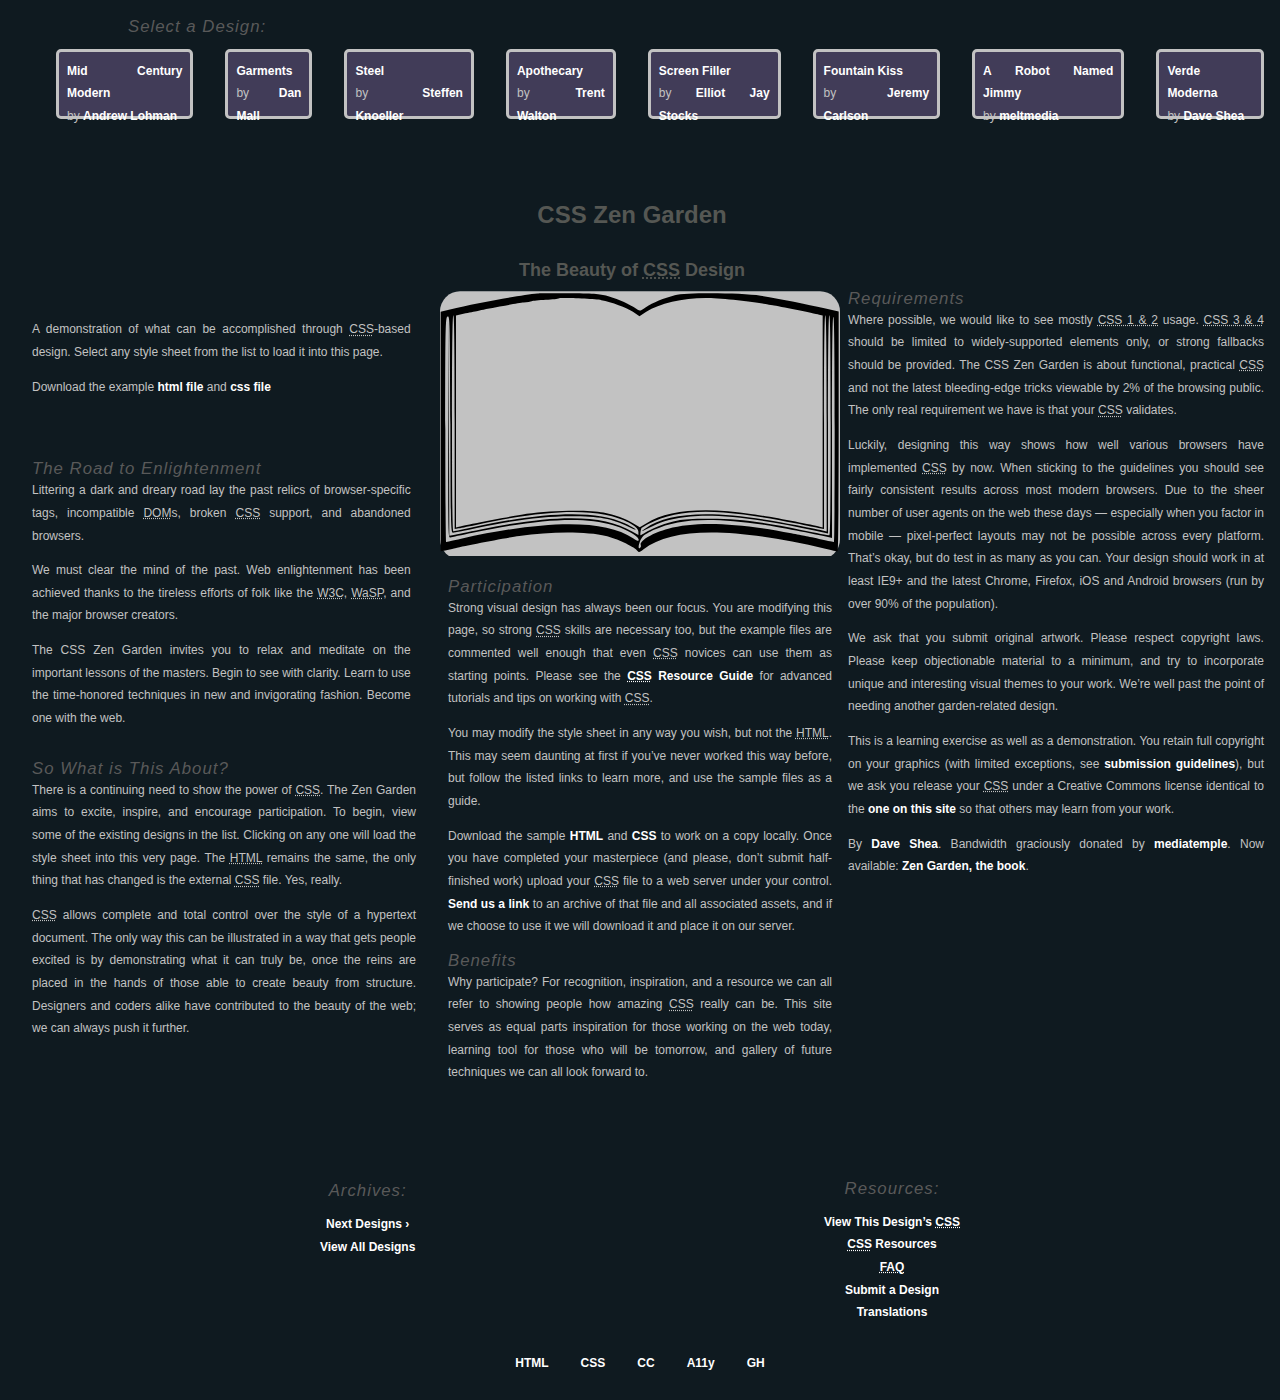
<file: index.html>
<!DOCTYPE html>
<html lang="en">
  <head>
    <meta charset="utf-8" />
    <title>CSS Zen Garden: The Beauty of CSS Design</title>

    <link rel="stylesheet" media="screen" href="style.css?v=8may2013" />
    <link rel="alternate" type="application/rss+xml" title="RSS" href="http://www.csszengarden.com/zengarden.xml" />

    <meta name="viewport" content="width=device-width, initial-scale=1.0" />
    <meta name="author" content="Dave Shea" />
    <meta name="description" content="A demonstration of what can be accomplished visually through CSS-based design." />
    <meta name="robots" content="all" />

    <!--[if lt IE 9]>
      <script src="script/html5shiv.js"></script>
    <![endif]-->
  </head>

  <!--



	View source is a feature, not a bug. Thanks for your curiosity and
	interest in participating!

	Here are the submission guidelines for the new and improved csszengarden.com:

	- CSS3? Of course! Prefix for ALL browsers where necessary.
	- go responsive; test your layout at multiple screen sizes.
	- your browser testing baseline: IE9+, recent Chrome/Firefox/Safari, and iOS/Android
	- Graceful degradation is acceptable, and in fact highly encouraged.
	- use classes for styling. Don't use ids.
	- web fonts are cool, just make sure you have a license to share the files. Hosted 
	  services that are applied via the CSS file (ie. Google Fonts) will work fine, but
	  most that require custom HTML won't. TypeKit is supported, see the readme on this
	  page for usage instructions: https://github.com/mezzoblue/csszengarden.com/

	And a few tips on building your CSS file:

	- use :first-child, :last-child and :nth-child to get at non-classed elements
	- use ::before and ::after to create pseudo-elements for extra styling
	- use multiple background images to apply as many as you need to any element
	- use the Kellum Method for image replacement, if still needed. http://goo.gl/GXxdI
	- don't rely on the extra divs at the bottom. Use ::before and ::after instead.

		
-->

  <body id="css-zen-garden">
    <div class="page-wrapper">
      <section class="intro" id="zen-intro">
        <header role="banner">
          <h1>CSS Zen Garden</h1>
          <h2>The Beauty of <abbr title="Cascading Style Sheets">CSS</abbr> Design</h2>
        </header>

        <div class="summary" id="zen-summary" role="article">
          <p>
            A demonstration of what can be accomplished through <abbr title="Cascading Style Sheets">CSS</abbr>-based
            design. Select any style sheet from the list to load it into this page.
          </p>
          <p>
            Download the example
            <a href="/examples/index" title="This page's source HTML code, not to be modified.">html file</a> and
            <a href="/examples/style.css" title="This page's sample CSS, the file you may modify.">css file</a>
          </p>
        </div>

        <div class="preamble" id="zen-preamble" role="article">
          <h3>The Road to Enlightenment</h3>
          <p>
            Littering a dark and dreary road lay the past relics of browser-specific tags, incompatible
            <abbr title="Document Object Model">DOM</abbr>s, broken
            <abbr title="Cascading Style Sheets">CSS</abbr> support, and abandoned browsers.
          </p>
          <p>
            We must clear the mind of the past. Web enlightenment has been achieved thanks to the tireless efforts of
            folk like the <abbr title="World Wide Web Consortium">W3C</abbr>,
            <abbr title="Web Standards Project">WaSP</abbr>, and the major browser creators.
          </p>
          <p>
            The CSS Zen Garden invites you to relax and meditate on the important lessons of the masters. Begin to see
            with clarity. Learn to use the time-honored techniques in new and invigorating fashion. Become one with the
            web.
          </p>
        </div>
      </section>

      <div class="main supporting" id="zen-supporting" role="main">
        <div class="explanation" id="zen-explanation" role="article">
          <h3>So What is This About?</h3>
          <p>
            There is a continuing need to show the power of <abbr title="Cascading Style Sheets">CSS</abbr>. The Zen
            Garden aims to excite, inspire, and encourage participation. To begin, view some of the existing designs in
            the list. Clicking on any one will load the style sheet into this very page. The
            <abbr title="HyperText Markup Language">HTML</abbr> remains the same, the only thing that has changed is the
            external <abbr title="Cascading Style Sheets">CSS</abbr> file. Yes, really.
          </p>
          <p>
            <abbr title="Cascading Style Sheets">CSS</abbr> allows complete and total control over the style of a
            hypertext document. The only way this can be illustrated in a way that gets people excited is by
            demonstrating what it can truly be, once the reins are placed in the hands of those able to create beauty
            from structure. Designers and coders alike have contributed to the beauty of the web; we can always push it
            further.
          </p>
        </div>

        <div class="participation" id="zen-participation" role="article">
          <h3>Participation</h3>
          <p>
            Strong visual design has always been our focus. You are modifying this page, so strong
            <abbr title="Cascading Style Sheets">CSS</abbr> skills are necessary too, but the example files are
            commented well enough that even <abbr title="Cascading Style Sheets">CSS</abbr> novices can use them as
            starting points. Please see the
            <a href="http://www.mezzoblue.com/zengarden/resources/" title="A listing of CSS-related resources"
              ><abbr title="Cascading Style Sheets">CSS</abbr> Resource Guide</a
            >
            for advanced tutorials and tips on working with <abbr title="Cascading Style Sheets">CSS</abbr>.
          </p>
          <p>
            You may modify the style sheet in any way you wish, but not the
            <abbr title="HyperText Markup Language">HTML</abbr>. This may seem daunting at first if you&#8217;ve never
            worked this way before, but follow the listed links to learn more, and use the sample files as a guide.
          </p>
          <p>
            Download the sample
            <a href="/examples/index" title="This page's source HTML code, not to be modified.">HTML</a> and
            <a href="/examples/style.css" title="This page's sample CSS, the file you may modify.">CSS</a> to work on a
            copy locally. Once you have completed your masterpiece (and please, don&#8217;t submit half-finished work)
            upload your <abbr title="Cascading Style Sheets">CSS</abbr> file to a web server under your control.
            <a href="http://www.mezzoblue.com/zengarden/submit/" title="Use the contact form to send us your CSS file"
              >Send us a link</a
            >
            to an archive of that file and all associated assets, and if we choose to use it we will download it and
            place it on our server.
          </p>
        </div>

        <div class="benefits" id="zen-benefits" role="article">
          <h3>Benefits</h3>
          <p>
            Why participate? For recognition, inspiration, and a resource we can all refer to showing people how amazing
            <abbr title="Cascading Style Sheets">CSS</abbr> really can be. This site serves as equal parts inspiration
            for those working on the web today, learning tool for those who will be tomorrow, and gallery of future
            techniques we can all look forward to.
          </p>
        </div>

        <div class="requirements" id="zen-requirements" role="article">
          <h3>Requirements</h3>
          <p>
            Where possible, we would like to see mostly
            <abbr title="Cascading Style Sheets, levels 1 and 2">CSS 1 &amp; 2</abbr> usage.
            <abbr title="Cascading Style Sheets, levels 3 and 4">CSS 3 &amp; 4</abbr> should be limited to
            widely-supported elements only, or strong fallbacks should be provided. The CSS Zen Garden is about
            functional, practical <abbr title="Cascading Style Sheets">CSS</abbr> and not the latest bleeding-edge
            tricks viewable by 2% of the browsing public. The only real requirement we have is that your
            <abbr title="Cascading Style Sheets">CSS</abbr> validates.
          </p>
          <p>
            Luckily, designing this way shows how well various browsers have implemented
            <abbr title="Cascading Style Sheets">CSS</abbr> by now. When sticking to the guidelines you should see
            fairly consistent results across most modern browsers. Due to the sheer number of user agents on the web
            these days &#8212; especially when you factor in mobile &#8212; pixel-perfect layouts may not be possible
            across every platform. That&#8217;s okay, but do test in as many as you can. Your design should work in at
            least IE9+ and the latest Chrome, Firefox, iOS and Android browsers (run by over 90% of the population).
          </p>
          <p>
            We ask that you submit original artwork. Please respect copyright laws. Please keep objectionable material
            to a minimum, and try to incorporate unique and interesting visual themes to your work. We&#8217;re well
            past the point of needing another garden-related design.
          </p>
          <p>
            This is a learning exercise as well as a demonstration. You retain full copyright on your graphics (with
            limited exceptions, see
            <a href="http://www.mezzoblue.com/zengarden/submit/guidelines/">submission guidelines</a>), but we ask you
            release your <abbr title="Cascading Style Sheets">CSS</abbr> under a Creative Commons license identical to
            the
            <a
              href="http://creativecommons.org/licenses/by-nc-sa/3.0/"
              title="View the Zen Garden's license information."
              >one on this site</a
            >
            so that others may learn from your work.
          </p>
          <p role="contentinfo">
            By <a href="http://www.mezzoblue.com/">Dave Shea</a>. Bandwidth graciously donated by
            <a href="http://www.mediatemple.net/">mediatemple</a>. Now available:
            <a href="http://www.amazon.com/exec/obidos/ASIN/0321303474/mezzoblue-20/">Zen Garden, the book</a>.
          </p>
        </div>

        <footer>
          <a
            href="http://validator.w3.org/check/referer"
            title="Check the validity of this site&#8217;s HTML"
            class="zen-validate-html"
            >HTML</a
          >
          <a
            href="http://jigsaw.w3.org/css-validator/check/referer"
            title="Check the validity of this site&#8217;s CSS"
            class="zen-validate-css"
            >CSS</a
          >
          <a
            href="http://creativecommons.org/licenses/by-nc-sa/3.0/"
            title="View the Creative Commons license of this site: Attribution-NonCommercial-ShareAlike."
            class="zen-license"
            >CC</a
          >
          <a
            href="http://mezzoblue.com/zengarden/faq/#aaa"
            title="Read about the accessibility of this site"
            class="zen-accessibility"
            >A11y</a
          >
          <a href="https://github.com/mezzoblue/csszengarden.com" title="Fork this site on Github" class="zen-github"
            >GH</a
          >
        </footer>
      </div>

      <aside class="sidebar" role="complementary">
        <div class="wrapper">
          <div class="design-selection" id="design-selection">
            <h3 class="select">Select a Design:</h3>
            <nav role="navigation">
              <ul>
                <li>
                  <a href="/221/" class="design-name">Mid Century Modern</a> by
                  <a href="http://andrewlohman.com/" class="designer-name">Andrew Lohman</a>
                </li>
                <li>
                  <a href="/220/" class="design-name">Garments</a> by
                  <a href="http://danielmall.com/" class="designer-name">Dan Mall</a>
                </li>
                <li>
                  <a href="/219/" class="design-name">Steel</a> by
                  <a href="http://steffen-knoeller.de" class="designer-name">Steffen Knoeller</a>
                </li>
                <li>
                  <a href="/218/" class="design-name">Apothecary</a> by
                  <a href="http://trentwalton.com" class="designer-name">Trent Walton</a>
                </li>
                <li>
                  <a href="/217/" class="design-name">Screen Filler</a> by
                  <a href="http://elliotjaystocks.com/" class="designer-name">Elliot Jay Stocks</a>
                </li>
                <li>
                  <a href="/216/" class="design-name">Fountain Kiss</a> by
                  <a href="http://jeremycarlson.com" class="designer-name">Jeremy Carlson</a>
                </li>
                <li>
                  <a href="/215/" class="design-name">A Robot Named Jimmy</a> by
                  <a href="http://meltmedia.com/" class="designer-name">meltmedia</a>
                </li>
                <li>
                  <a href="/214/" class="design-name">Verde Moderna</a> by
                  <a href="http://www.mezzoblue.com/" class="designer-name">Dave Shea</a>
                </li>
              </ul>
            </nav>
          </div>

          <div class="design-archives" id="design-archives">
            <h3 class="archives">Archives:</h3>
            <nav role="navigation">
              <ul>
                <li class="next">
                  <a href="/214/page1"> Next Designs <span class="indicator">&rsaquo;</span> </a>
                </li>
                <li class="viewall">
                  <a
                    href="http://www.mezzoblue.com/zengarden/alldesigns/"
                    title="View every submission to the Zen Garden."
                  >
                    View All Designs
                  </a>
                </li>
              </ul>
            </nav>
          </div>

          <div class="zen-resources" id="zen-resources">
            <h3 class="resources">Resources:</h3>
            <ul>
              <li class="view-css">
                <a href="style.css" title="View the source CSS file of the currently-viewed design.">
                  View This Design&#8217;s <abbr title="Cascading Style Sheets">CSS</abbr>
                </a>
              </li>
              <li class="css-resources">
                <a
                  href="http://www.mezzoblue.com/zengarden/resources/"
                  title="Links to great sites with information on using CSS."
                >
                  <abbr title="Cascading Style Sheets">CSS</abbr> Resources
                </a>
              </li>
              <li class="zen-faq">
                <a
                  href="http://www.mezzoblue.com/zengarden/faq/"
                  title="A list of Frequently Asked Questions about the Zen Garden."
                >
                  <abbr title="Frequently Asked Questions">FAQ</abbr>
                </a>
              </li>
              <li class="zen-submit">
                <a href="http://www.mezzoblue.com/zengarden/submit/" title="Send in your own CSS file.">
                  Submit a Design
                </a>
              </li>
              <li class="zen-translations">
                <a
                  href="http://www.mezzoblue.com/zengarden/translations/"
                  title="View translated versions of this page."
                >
                  Translations
                </a>
              </li>
            </ul>
          </div>
        </div>
      </aside>
    </div>

    <!--

	These superfluous divs/spans were originally provided as catch-alls to add extra imagery.
	These days we have full ::before and ::after support, favour using those instead.
	These only remain for historical design compatibility. They might go away one day.
		
-->
    <div class="extra1" role="presentation"></div>
    <div class="extra2" role="presentation"></div>
    <div class="extra3" role="presentation"></div>
    <div class="extra4" role="presentation"></div>
    <div class="extra5" role="presentation"></div>
    <div class="extra6" role="presentation"></div>
  </body>
</html>
</file>
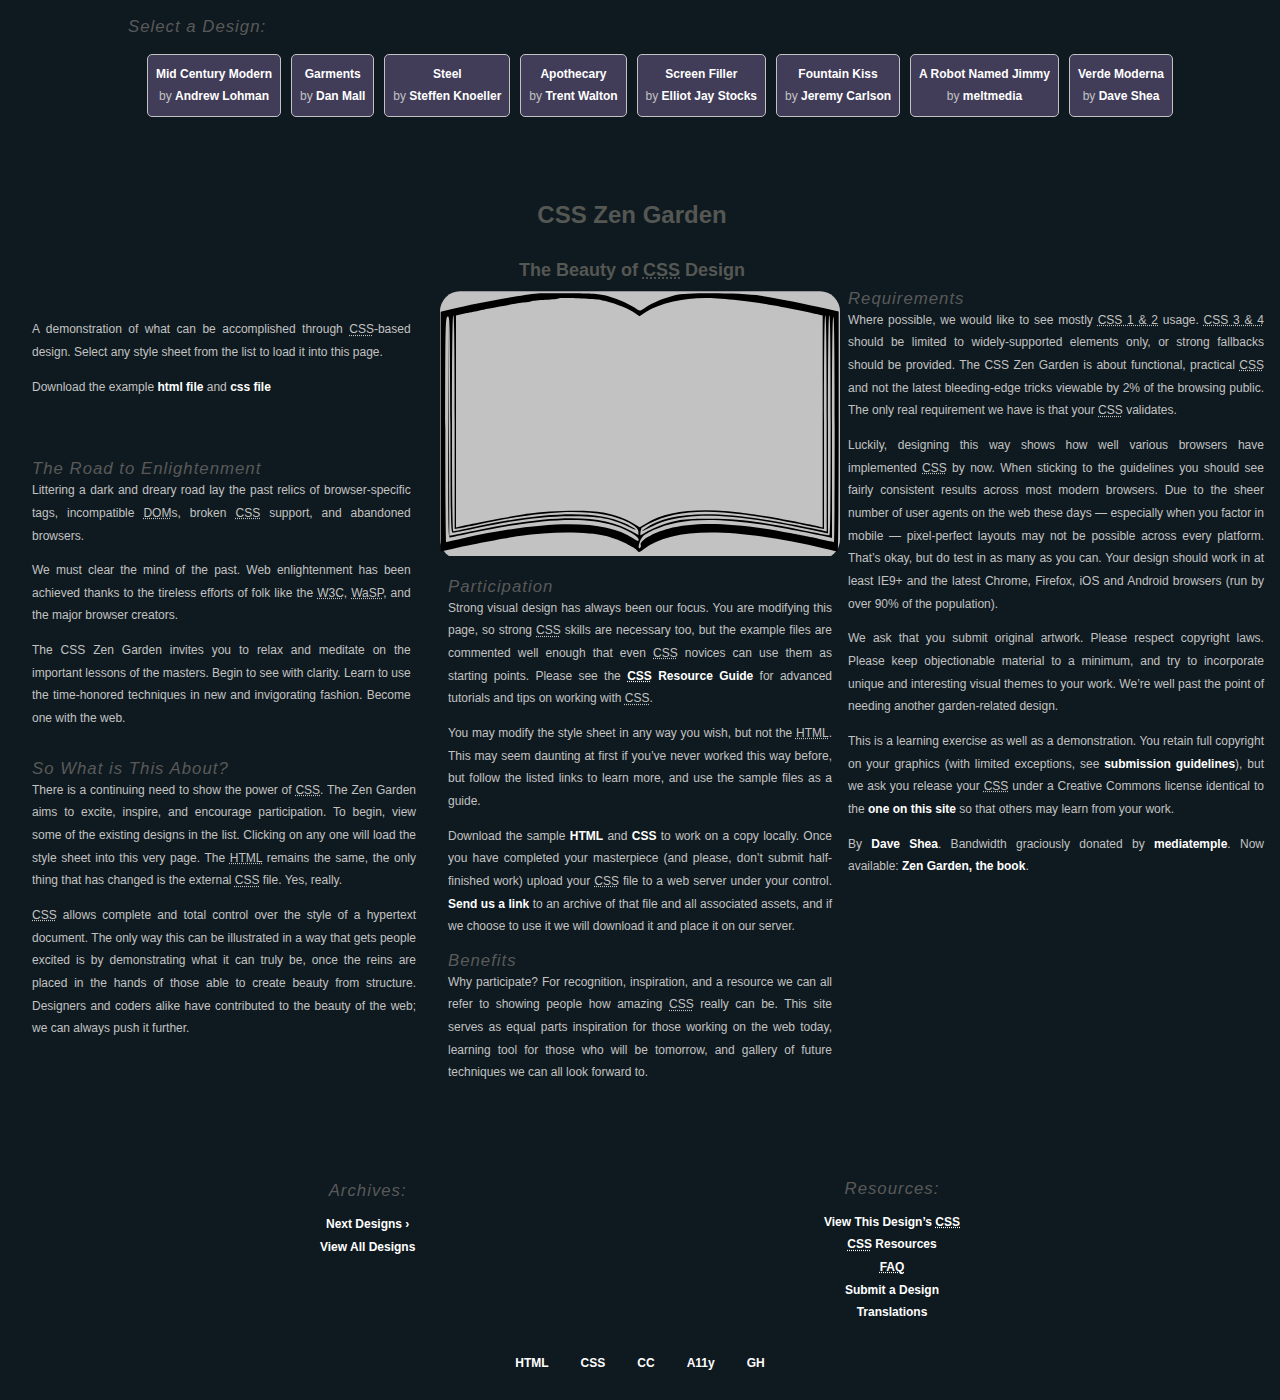
<file: zenGarden-team6edited/index.html>
<!DOCTYPE html>
<html lang="en">
  <head>
    <meta charset="utf-8" />
    <title>CSS Zen Garden: The Beauty of CSS Design</title>

    <link rel="stylesheet" media="screen" href="style.css?v=8may2013" />
    <link rel="alternate" type="application/rss+xml" title="RSS" href="http://www.csszengarden.com/zengarden.xml" />

    <meta name="viewport" content="width=device-width, initial-scale=1.0" />
    <meta name="author" content="Dave Shea" />
    <meta name="description" content="A demonstration of what can be accomplished visually through CSS-based design." />
    <meta name="robots" content="all" />

    <!--[if lt IE 9]>
      <script src="script/html5shiv.js"></script>
    <![endif]-->
  </head>

  <!--



	View source is a feature, not a bug. Thanks for your curiosity and
	interest in participating!

	Here are the submission guidelines for the new and improved csszengarden.com:

	- CSS3? Of course! Prefix for ALL browsers where necessary.
	- go responsive; test your layout at multiple screen sizes.
	- your browser testing baseline: IE9+, recent Chrome/Firefox/Safari, and iOS/Android
	- Graceful degradation is acceptable, and in fact highly encouraged.
	- use classes for styling. Don't use ids.
	- web fonts are cool, just make sure you have a license to share the files. Hosted 
	  services that are applied via the CSS file (ie. Google Fonts) will work fine, but
	  most that require custom HTML won't. TypeKit is supported, see the readme on this
	  page for usage instructions: https://github.com/mezzoblue/csszengarden.com/

	And a few tips on building your CSS file:

	- use :first-child, :last-child and :nth-child to get at non-classed elements
	- use ::before and ::after to create pseudo-elements for extra styling
	- use multiple background images to apply as many as you need to any element
	- use the Kellum Method for image replacement, if still needed. http://goo.gl/GXxdI
	- don't rely on the extra divs at the bottom. Use ::before and ::after instead.

		
-->

  <body id="css-zen-garden">
    <div class="page-wrapper">
      <section class="intro" id="zen-intro">
        <header role="banner">
          <h1>CSS Zen Garden</h1>
          <h2>The Beauty of <abbr title="Cascading Style Sheets">CSS</abbr> Design</h2>
        </header>

        <div class="summary" id="zen-summary" role="article">
          <p>
            A demonstration of what can be accomplished through <abbr title="Cascading Style Sheets">CSS</abbr>-based
            design. Select any style sheet from the list to load it into this page.
          </p>
          <p>
            Download the example
            <a href="/examples/index" title="This page's source HTML code, not to be modified.">html file</a> and
            <a href="/examples/style.css" title="This page's sample CSS, the file you may modify.">css file</a>
          </p>
        </div>

        <div class="preamble" id="zen-preamble" role="article">
          <h3>The Road to Enlightenment</h3>
          <p>
            Littering a dark and dreary road lay the past relics of browser-specific tags, incompatible
            <abbr title="Document Object Model">DOM</abbr>s, broken
            <abbr title="Cascading Style Sheets">CSS</abbr> support, and abandoned browsers.
          </p>
          <p>
            We must clear the mind of the past. Web enlightenment has been achieved thanks to the tireless efforts of
            folk like the <abbr title="World Wide Web Consortium">W3C</abbr>,
            <abbr title="Web Standards Project">WaSP</abbr>, and the major browser creators.
          </p>
          <p>
            The CSS Zen Garden invites you to relax and meditate on the important lessons of the masters. Begin to see
            with clarity. Learn to use the time-honored techniques in new and invigorating fashion. Become one with the
            web.
          </p>
        </div>
      </section>

      <div class="main supporting" id="zen-supporting" role="main">
        <div class="explanation" id="zen-explanation" role="article">
          <h3>So What is This About?</h3>
          <p>
            There is a continuing need to show the power of <abbr title="Cascading Style Sheets">CSS</abbr>. The Zen
            Garden aims to excite, inspire, and encourage participation. To begin, view some of the existing designs in
            the list. Clicking on any one will load the style sheet into this very page. The
            <abbr title="HyperText Markup Language">HTML</abbr> remains the same, the only thing that has changed is the
            external <abbr title="Cascading Style Sheets">CSS</abbr> file. Yes, really.
          </p>
          <p>
            <abbr title="Cascading Style Sheets">CSS</abbr> allows complete and total control over the style of a
            hypertext document. The only way this can be illustrated in a way that gets people excited is by
            demonstrating what it can truly be, once the reins are placed in the hands of those able to create beauty
            from structure. Designers and coders alike have contributed to the beauty of the web; we can always push it
            further.
          </p>
        </div>

        <div class="participation" id="zen-participation" role="article">
          <h3>Participation</h3>
          <p>
            Strong visual design has always been our focus. You are modifying this page, so strong
            <abbr title="Cascading Style Sheets">CSS</abbr> skills are necessary too, but the example files are
            commented well enough that even <abbr title="Cascading Style Sheets">CSS</abbr> novices can use them as
            starting points. Please see the
            <a href="http://www.mezzoblue.com/zengarden/resources/" title="A listing of CSS-related resources"
              ><abbr title="Cascading Style Sheets">CSS</abbr> Resource Guide</a
            >
            for advanced tutorials and tips on working with <abbr title="Cascading Style Sheets">CSS</abbr>.
          </p>
          <p>
            You may modify the style sheet in any way you wish, but not the
            <abbr title="HyperText Markup Language">HTML</abbr>. This may seem daunting at first if you&#8217;ve never
            worked this way before, but follow the listed links to learn more, and use the sample files as a guide.
          </p>
          <p>
            Download the sample
            <a href="/examples/index" title="This page's source HTML code, not to be modified.">HTML</a> and
            <a href="/examples/style.css" title="This page's sample CSS, the file you may modify.">CSS</a> to work on a
            copy locally. Once you have completed your masterpiece (and please, don&#8217;t submit half-finished work)
            upload your <abbr title="Cascading Style Sheets">CSS</abbr> file to a web server under your control.
            <a href="http://www.mezzoblue.com/zengarden/submit/" title="Use the contact form to send us your CSS file"
              >Send us a link</a
            >
            to an archive of that file and all associated assets, and if we choose to use it we will download it and
            place it on our server.
          </p>
        </div>

        <div class="benefits" id="zen-benefits" role="article">
          <h3>Benefits</h3>
          <p>
            Why participate? For recognition, inspiration, and a resource we can all refer to showing people how amazing
            <abbr title="Cascading Style Sheets">CSS</abbr> really can be. This site serves as equal parts inspiration
            for those working on the web today, learning tool for those who will be tomorrow, and gallery of future
            techniques we can all look forward to.
          </p>
        </div>

        <div class="requirements" id="zen-requirements" role="article">
          <h3>Requirements</h3>
          <p>
            Where possible, we would like to see mostly
            <abbr title="Cascading Style Sheets, levels 1 and 2">CSS 1 &amp; 2</abbr> usage.
            <abbr title="Cascading Style Sheets, levels 3 and 4">CSS 3 &amp; 4</abbr> should be limited to
            widely-supported elements only, or strong fallbacks should be provided. The CSS Zen Garden is about
            functional, practical <abbr title="Cascading Style Sheets">CSS</abbr> and not the latest bleeding-edge
            tricks viewable by 2% of the browsing public. The only real requirement we have is that your
            <abbr title="Cascading Style Sheets">CSS</abbr> validates.
          </p>
          <p>
            Luckily, designing this way shows how well various browsers have implemented
            <abbr title="Cascading Style Sheets">CSS</abbr> by now. When sticking to the guidelines you should see
            fairly consistent results across most modern browsers. Due to the sheer number of user agents on the web
            these days &#8212; especially when you factor in mobile &#8212; pixel-perfect layouts may not be possible
            across every platform. That&#8217;s okay, but do test in as many as you can. Your design should work in at
            least IE9+ and the latest Chrome, Firefox, iOS and Android browsers (run by over 90% of the population).
          </p>
          <p>
            We ask that you submit original artwork. Please respect copyright laws. Please keep objectionable material
            to a minimum, and try to incorporate unique and interesting visual themes to your work. We&#8217;re well
            past the point of needing another garden-related design.
          </p>
          <p>
            This is a learning exercise as well as a demonstration. You retain full copyright on your graphics (with
            limited exceptions, see
            <a href="http://www.mezzoblue.com/zengarden/submit/guidelines/">submission guidelines</a>), but we ask you
            release your <abbr title="Cascading Style Sheets">CSS</abbr> under a Creative Commons license identical to
            the
            <a
              href="http://creativecommons.org/licenses/by-nc-sa/3.0/"
              title="View the Zen Garden's license information."
              >one on this site</a
            >
            so that others may learn from your work.
          </p>
          <p role="contentinfo">
            By <a href="http://www.mezzoblue.com/">Dave Shea</a>. Bandwidth graciously donated by
            <a href="http://www.mediatemple.net/">mediatemple</a>. Now available:
            <a href="http://www.amazon.com/exec/obidos/ASIN/0321303474/mezzoblue-20/">Zen Garden, the book</a>.
          </p>
        </div>

        <footer>
          <a
            href="http://validator.w3.org/check/referer"
            title="Check the validity of this site&#8217;s HTML"
            class="zen-validate-html"
            >HTML</a
          >
          <a
            href="http://jigsaw.w3.org/css-validator/check/referer"
            title="Check the validity of this site&#8217;s CSS"
            class="zen-validate-css"
            >CSS</a
          >
          <a
            href="http://creativecommons.org/licenses/by-nc-sa/3.0/"
            title="View the Creative Commons license of this site: Attribution-NonCommercial-ShareAlike."
            class="zen-license"
            >CC</a
          >
          <a
            href="http://mezzoblue.com/zengarden/faq/#aaa"
            title="Read about the accessibility of this site"
            class="zen-accessibility"
            >A11y</a
          >
          <a href="https://github.com/mezzoblue/csszengarden.com" title="Fork this site on Github" class="zen-github"
            >GH</a
          >
        </footer>
      </div>

      <aside class="sidebar" role="complementary">
        <div class="wrapper">
          <div class="design-selection" id="design-selection">
            <h3 class="select">Select a Design:</h3>
            <nav role="navigation">
              <ul>
                <li>
                  <a href="/221/" class="design-name">Mid Century Modern</a> by 
                  <a href="http://andrewlohman.com/" class="designer-name">Andrew Lohman</a>
                </li>
                <li>
                  <a href="/220/" class="design-name">Garments</a> by 
                  <a href="http://danielmall.com/" class="designer-name">Dan Mall</a>
                </li>
                <li>
                  <a href="/219/" class="design-name">Steel</a> by 
                  <a href="http://steffen-knoeller.de" class="designer-name">Steffen Knoeller</a>
                </li>
                <li>
                  <a href="/218/" class="design-name">Apothecary</a> by 
                  <a href="http://trentwalton.com" class="designer-name">Trent Walton</a>
                </li>
                <li>
                  <a href="/217/" class="design-name">Screen Filler</a> by 
                  <a href="http://elliotjaystocks.com/" class="designer-name">Elliot Jay Stocks</a>
                </li>
                <li>
                  <a href="/216/" class="design-name">Fountain Kiss</a> by 
                  <a href="http://jeremycarlson.com" class="designer-name">Jeremy Carlson</a>
                </li>
                <li>
                  <a href="/215/" class="design-name">A Robot Named Jimmy</a> by 
                  <a href="http://meltmedia.com/" class="designer-name">meltmedia</a>
                </li>
                <li>
                  <a href="/214/" class="design-name">Verde Moderna</a> by 
                  <a href="http://www.mezzoblue.com/" class="designer-name">Dave Shea</a>
                </li>
              </ul>
            </nav>
          </div>

          <div class="design-archives" id="design-archives">
            <h3 class="archives">Archives:</h3>
            <nav role="navigation">
              <ul>
                <li class="next">
                  <a href="/214/page1"> Next Designs <span class="indicator">&rsaquo;</span> </a>
                </li>
                <li class="viewall">
                  <a
                    href="http://www.mezzoblue.com/zengarden/alldesigns/"
                    title="View every submission to the Zen Garden."
                  >
                    View All Designs
                  </a>
                </li>
              </ul>
            </nav>
          </div>

          <div class="zen-resources" id="zen-resources">
            <h3 class="resources">Resources:</h3>
            <ul>
              <li class="view-css">
                <a href="style.css" title="View the source CSS file of the currently-viewed design.">
                  View This Design&#8217;s <abbr title="Cascading Style Sheets">CSS</abbr>
                </a>
              </li>
              <li class="css-resources">
                <a
                  href="http://www.mezzoblue.com/zengarden/resources/"
                  title="Links to great sites with information on using CSS."
                >
                  <abbr title="Cascading Style Sheets">CSS</abbr> Resources
                </a>
              </li>
              <li class="zen-faq">
                <a
                  href="http://www.mezzoblue.com/zengarden/faq/"
                  title="A list of Frequently Asked Questions about the Zen Garden."
                >
                  <abbr title="Frequently Asked Questions">FAQ</abbr>
                </a>
              </li>
              <li class="zen-submit">
                <a href="http://www.mezzoblue.com/zengarden/submit/" title="Send in your own CSS file.">
                  Submit a Design
                </a>
              </li>
              <li class="zen-translations">
                <a
                  href="http://www.mezzoblue.com/zengarden/translations/"
                  title="View translated versions of this page."
                >
                  Translations
                </a>
              </li>
            </ul>
          </div>
        </div>
      </aside>
    </div>

    <!--

	These superfluous divs/spans were originally provided as catch-alls to add extra imagery.
	These days we have full ::before and ::after support, favour using those instead.
	These only remain for historical design compatibility. They might go away one day.
		
-->
    <div class="extra1" role="presentation"></div>
    <div class="extra2" role="presentation"></div>
    <div class="extra3" role="presentation"></div>
    <div class="extra4" role="presentation"></div>
    <div class="extra5" role="presentation"></div>
    <div class="extra6" role="presentation"></div>
  </body>
</html>
</file>
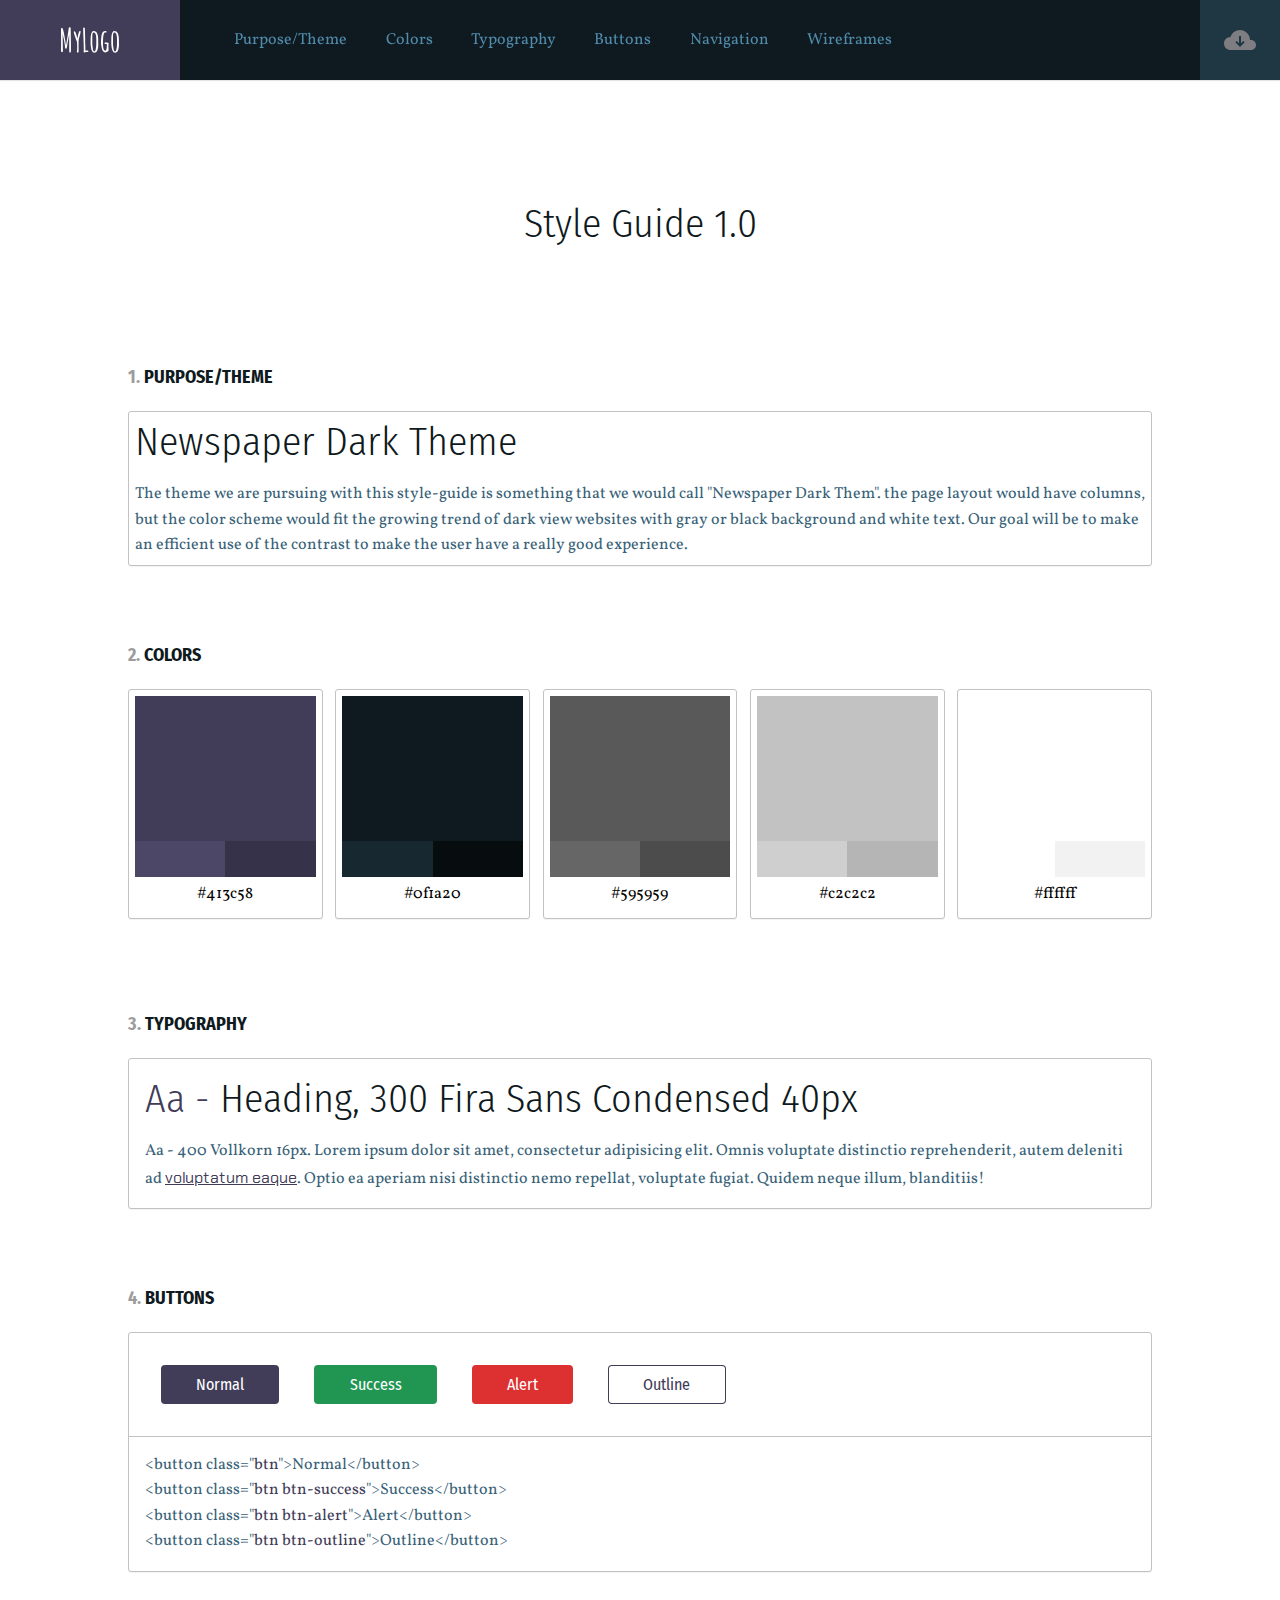
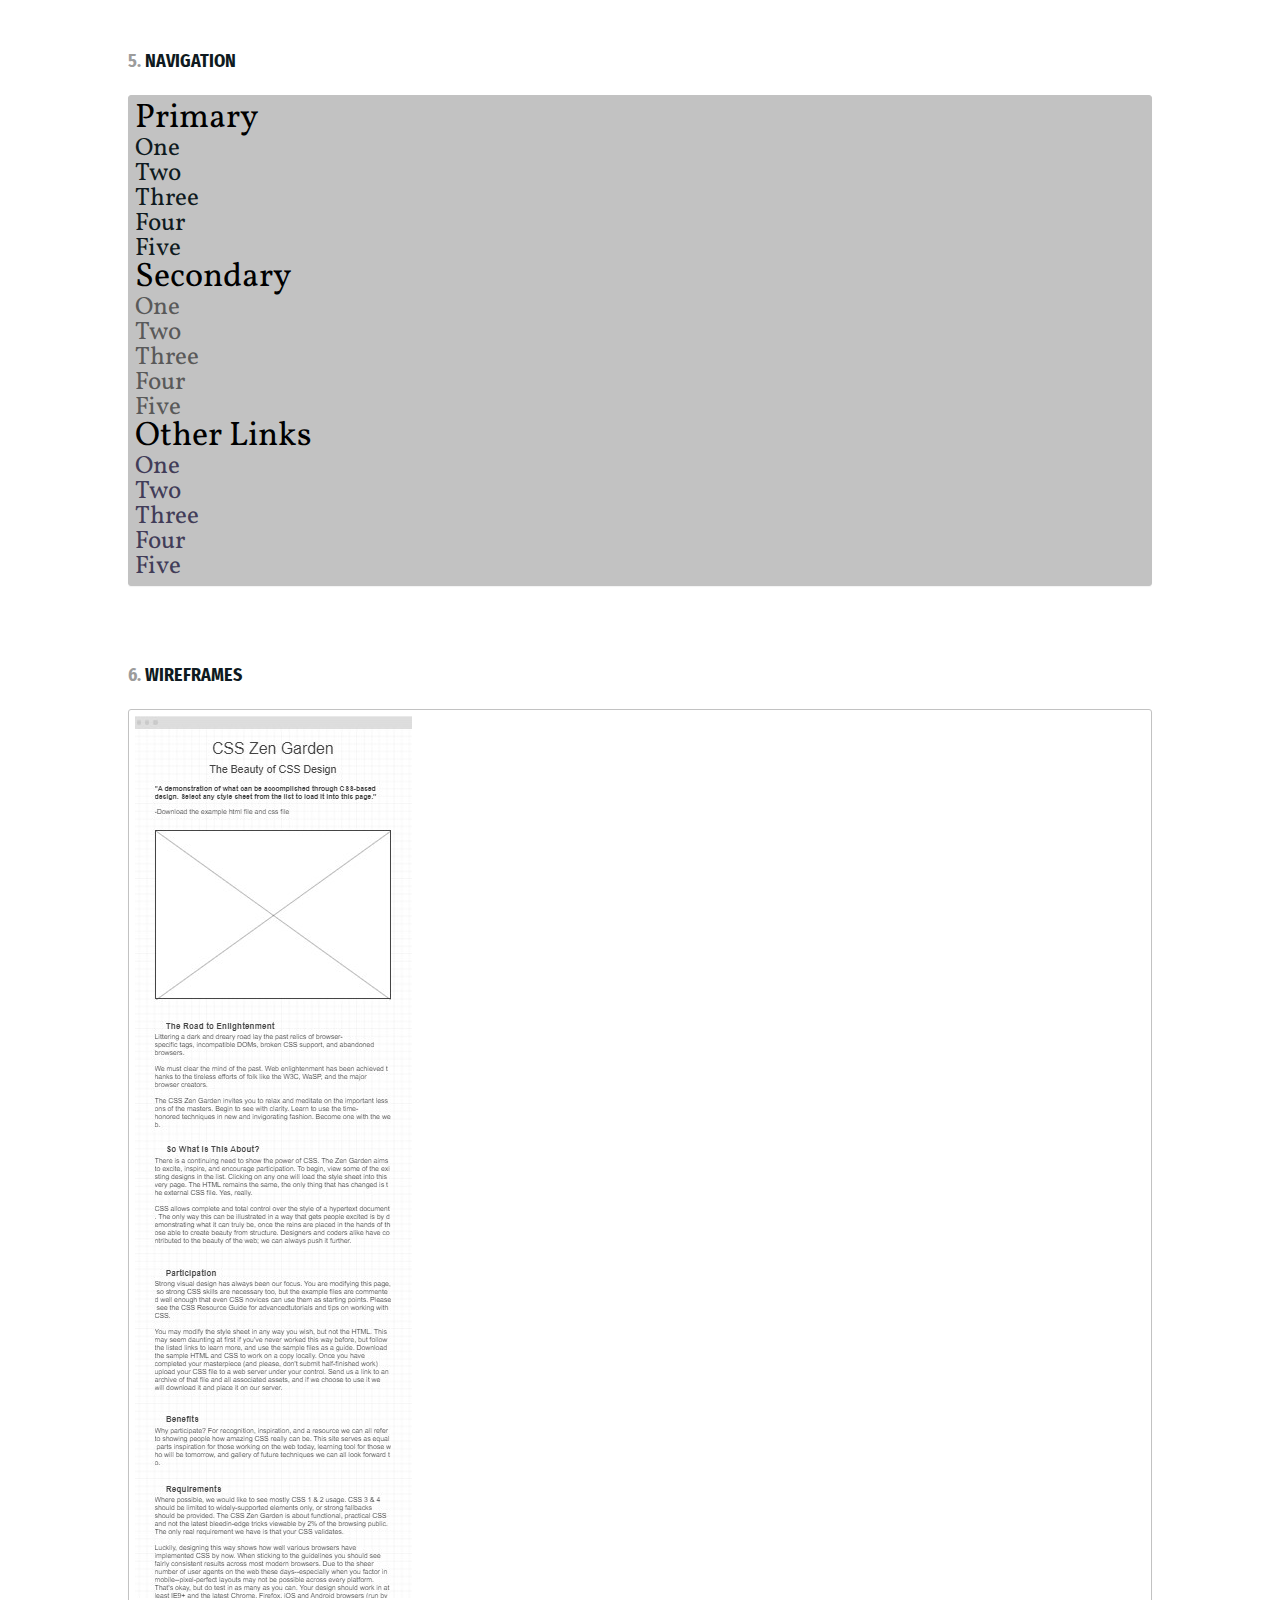
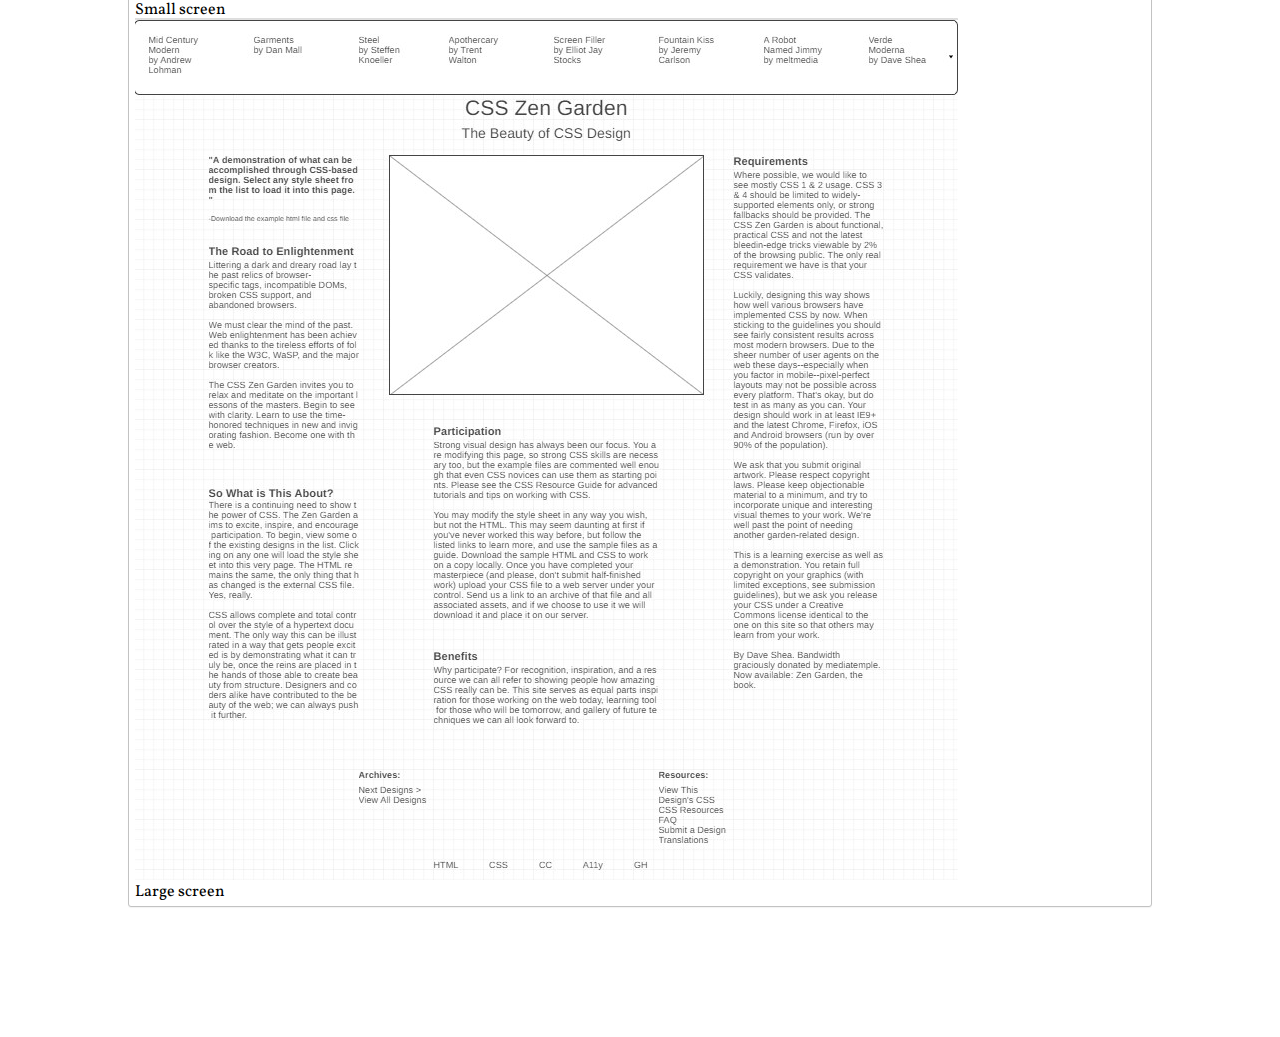
<file: style-guide-template/src/index.html>
<!DOCTYPE html>
<html lang="en" class="no-js">

<head>
  <meta charset="UTF-8" />
  <meta name="viewport" content="width=device-width, initial-scale=1" />

  <link href="http://fonts.googleapis.com/css?family=Open+Sans:400,300,700|Merriweather" rel="stylesheet"
    type="text/css" />

  <link rel="stylesheet" href="scss/style-guide.css" />
  <!-- Resource style -->
  <script src="js/modernizr.js"></script>
  <!-- Modernizr -->
  <title>Style Guide | CodyHouse</title>
</head>

<body>
  <header>
    <div class="cd-logo"><img src="assets/logo.svg" alt="Logo" /></div>

    <nav>
      <ul class="cd-main-nav">
        <li><a href="#branding">Branding</a></li>
        <li><a href="#colors">Colors</a></li>
        <li><a href="#typography">Typography</a></li>
        <li><a href="#buttons">Buttons</a></li>
        <!-- <li><a href="#icons">icons</a></li>  -->
        <!-- <li><a href="#form">Form</a></li>  -->
        <li><a href="#navigation">Navigation</a></li>
      </ul>
      <!-- cd-main-nav -->
    </nav>

    <a href="assets/assets-download-file.zip" class="cd-download"><span>Download assets</span></a>
    <a href="#0" class="cd-nav-trigger">Menu<span></span></a>
  </header>

  <main>
    <h1>Style Guide 1.0</h1>

    <section id="purpose" class="cd-purpose">
      <h2>Purpose/Theme</h2>

      <div class="cd-box">
        <h1>Newspaper Dark Theme</h1>
        <p>The theme we are pursuing with this style-guide is something that we would call "Newspaper Dark Them". the
          page layout would have columns, but the color scheme would fit the growing trend of dark view websites with
          gray or black background and white text. Our goal will be to make an efficient use of the contrast to make the user have a really good experience.</p>
      </div>
    </section>

     <!-- <section id="branding" class="cd-branding">
       <h2>Branding</h2>

      <ul>
        <li class="cd-box">
          <img src="assets/branding/logo-ver-1.jpg" alt="Logo version 1" />
        </li>
        <li class="cd-box">
          <img src="assets/branding/logo-ver-2.jpg" alt="Logo version 2" />
        </li>
      </ul> 

      <ul>
        <li>
           <img src="assets/branding/touch-icon-1.jpg" alt="Touch Icon 1" /> 
        </li>
        <li>
           <img src="assets/branding/touch-icon-2.jpg" alt="Touch Icon 2" /> 
        </li>
         <li><img src="assets/branding/favicon-1.jpg" alt="Favicon 1" /></li> 
       <li><img src="assets/branding/favicon-2.jpg" alt="Favicon 2" /></li> 
      </ul>
    </section>  -->

    <section id="colors" class="cd-colors">
      <h2>Colors</h2>

      <ul>
        <li class="cd-box">
          <div class="cd-color-swatch"></div>
        </li>

        <li class="cd-box">
          <div class="cd-color-swatch"></div>
        </li>

        <li class="cd-box">
          <div class="cd-color-swatch"></div>
        </li>

        <li class="cd-box">
          <div class="cd-color-swatch"></div>
        </li>

        <li class="cd-box">
          <div class="cd-color-swatch"></div>
        </li>
      </ul>
    </section>

    <section id="typography" class="cd-typography">
      <h2>Typography</h2>

      <div class="cd-box">
        <h1>Heading, <span></span></h1>
        <p>
          Aa - <span></span>. Lorem ipsum dolor sit amet, consectetur
          adipisicing elit. Omnis voluptate distinctio reprehenderit, autem
          deleniti ad <a href="#0">voluptatum eaque</a>. Optio ea aperiam nisi
          distinctio nemo repellat, voluptate fugiat. Quidem neque illum,
          blanditiis!
        </p>
      </div>
    </section>

    <section id="buttons" class="cd-buttons">
      <h2>Buttons</h2>

      <div class="cd-box">
        <button class="btn">Normal</button>
        <button class="btn btn-success">Success</button>
        <button class="btn btn-alert">Alert</button>
        <button class="btn btn-outline">Outline</button>
      </div>
    </section>

    <!-- <section id="icons" class="cd-icons">
        <h2>Icons</h2>

        <ul class="cd-box">
          <li class="cd-icon-1"></li>
          <li class="cd-icon-2"></li>
          <li class="cd-icon-3"></li>
          <li class="cd-icon-4"></li>
          <li class="cd-icon-5"></li>
          <li class="cd-icon-6"></li>
          <li class="cd-icon-7"></li>
          <li class="cd-icon-8"></li>
        </ul>
      </section> -->

    <!-- <section id="form" class="cd-form">
        <h2>Form</h2>

        <div class="cd-box">
          <form>
            <fieldset>
              <input type="text" /> <input class="success" type="text" />
              <input class="alert" type="text" />
            </fieldset>

            <fieldset>
              <div class="cd-input-wrapper">
                <input type="radio" name="radioButton" id="radio1" />
                <label class="radio-label" for="radio1">Choice 1</label>
              </div>

              <div class="cd-input-wrapper">
                <input type="checkbox" id="checkbox1" />
                <label class="checkbox-label" for="checkbox1">Option 1</label>
              </div>

              <div class="cd-input-wrapper cd-select">
                <select name="select-this" id="select-this">
                  <option value="0">Select</option>
                  <option value="1">Option 1</option>
                  <option value="2">Option 2</option>
                  <option value="2">Option 3</option>
                </select>
              </div>
            </fieldset>
          </form>
        </div>
      </section> -->
    <section id="navigation" class="cd-navigation">
      <h2>Navigation</h2>
      <div class="cd-box">
        <div>
          <h3>Primary</h3>
          <nav class="cd-primary-nav">
            <ul>
              <li><a href="#">One</a></li>
              <li><a href="#">Two</a></li>
              <li><a href="#">Three</a></li>
              <li><a href="#">Four</a></li>
              <li><a href="#">Five</a></li>
            </ul>
          </nav>
        </div>
        <div>
          <h3>Secondary</h3>
          <nav class="cd-secondary-nav">
            <ul>
              <li><a href="#">One</a></li>
              <li><a href="#">Two</a></li>
              <li><a href="#">Three</a></li>
              <li><a href="#">Four</a></li>
              <li><a href="#">Five</a></li>
            </ul>
          </nav>
        </div>
        <div>
          <h3>Other Links</h3>
          <ul>
            <li><a href="#">One</a></li>
            <li><a href="#">Two</a></li>
            <li><a href="#">Three</a></li>
            <li><a href="#">Four</a></li>
            <li><a href="#">Five</a></li>
          </ul>
        </div>
      </div>
    </section>

    <!-- <section id="elements" class="cd-elements">
        <h2>HTML Elements</h2>
        <div class="cd-box">
          <p>
            Styling for lists, figures, alerts, info boxes, etc can be defined
            here.
          </p>
        </div>
      </section> -->

    <section id="wireframes" class="cd-wireframes">
      <h2>Wireframes</h2>
      <div class="cd-box">
        <figure>
          <img src="assets/wireframe-sm.jpg" alt="Small screen wireframe" />
          <figcaption>Small screen</figcaption>
        </figure>
        <figure>
          <img src="assets/wireframe-lg.jpg" alt="Large screen wireframe" />
          <figcaption>Large screen</figcaption>
        </figure>
      </div>
    </section>
  </main>

  <script src="js/main.js"></script>
</body>

</html>
</file>
<file: style.css>
/* css Zen Garden default style v1.02 */
/* css released under Creative Commons License - http://creativecommons.org/licenses/by-nc-sa/1.0/  */

/* This file based on 'Tranquille' by Dave Shea */
/* You may use this file as a foundation for any new work, but you may find it easier to start from scratch. */
/* Not all elements are defined in this file, so you'll most likely want to refer to the xhtml as well. */

/* Your images should be linked as if the CSS file sits in the same folder as the images. ie. no paths. */

/* basic elements */

@import url("https://fonts.googleapis.com/css2?family=Fira+Sans+Condensed:wght@300&family=Vollkorn&display=swap");

:root {
  --heading-font: "Fira Sans Condensed", sans-serif;
  --body-font: "Vollkorn", serif;
  --background: #0f1a20;
  --purple: #413c58;
  --grey-dark: #595959;
  --grey-light: #c2c2c2;
  --white: #ffffff;
}

html {
  margin: 0;
  padding: 0;
}
body {
  font: 75% georgia, sans-serif;
  line-height: 1.88889;
  color: #555753;
  background: var(--background);
  margin: 0;
  padding: 0;
}
p,
li {
  margin-top: 0;
  text-align: justify;
  color: var(--grey-light);
}
h3 {
  font: italic normal 1.4em georgia, sans-serif;
  letter-spacing: 1px;
  margin-bottom: 0;
  color: var(--grey-dark);
}
a:link {
  font-weight: bold;
  text-decoration: none;
  color: var(--white);
}
a:visited {
  font-weight: bold;
  text-decoration: none;
  color: var(--grey-dark);
}
a:hover,
a:focus,
a:active {
  text-decoration: underline;
  color: var(--grey-dark);
}
abbr {
  border-bottom: none;
}

/* specific divs */

.intro,
.summary,
.preamble,
.supporting,
.explanation,
.participation,
.benefits {
  padding: 1rem;
}

.page-wrapper {
  display: grid;
  grid-template-columns: repeat(3, 1fr);
}

.sidebar {
  grid-column: 1 / 4;
  grid-row: 1;
  position: sticky;
  z-index: 100;
}

.wrapper {
  display: grid;
  grid-template-columns: 1fr 1fr;
  grid-auto-rows: min-content;
}

.design-archives {
  position: absolute;
  bottom: 8.1rem;
  left: 25%;
  text-align: center;
}

.design-archives ul li {
  list-style: none;
  text-align: center;
  margin-left: -2.5rem;
}

.zen-resources {
  position: absolute;
  bottom: 4rem;
  right: 25%;
  text-align: center;
}

.zen-resources ul li {
  list-style: none;
  text-align: center;
  margin-left: -2.5rem;
}

.design-selection {
  grid-column: 1 / 3;
  grid-row: 1;
}

.design-selection h3 {
  margin-left: 10%;
}

.design-selection nav ul {
  display: flex;
  justify-content: center;
}

.design-selection nav ul li {
  list-style: none;
  height: 3rem;
  margin: 0 1rem;
  padding: 0.5rem;
  border: 3px solid var(--grey-light);
  border-radius: 5px;
  background-color: var(--purple);
}

.design-selection nav ul li a:nth-of-type(1) {
  display: block;
}

.intro {
  grid-column: 1 / 3;
  grid-row: 1;
  z-index: 5;
  display: grid;
  grid-template-columns: 1fr 1fr;
  grid-auto-rows: min-content;
  margin-top: 10rem;
}

.intro header {
  grid-column: 2 / 3;
  grid-row: 1;
  text-align: center;
}

.summary {
  grid-column: 1;
  grid-row: 2;
}

.preamble {
  grid-column: 1;
  grid-row: 3;
}

.supporting {
  z-index: -1;
  grid-column: 1 / 4;
  grid-row: 1;
  margin-top: 16rem;
  display: grid;
  grid-template-columns: 1fr 1fr 1fr;
}

.explanation {
  grid-column: 1;
  grid-row: 2;
  margin-top: -15rem;
}

.participation {
  grid-column: 2;
  grid-row: 1;
  margin-top: 1rem;
  background: url("data:image/svg+xml;charset=utf8,%3C?xml version='1.0' standalone='no'?%3E%3C!DOCTYPE svg PUBLIC '-//W3C//DTD SVG 20010904//EN' 'http://www.w3.org/TR/2001/REC-SVG-20010904/DTD/svg10.dtd'%3E%3Csvg version='1.0' xmlns='http://www.w3.org/2000/svg' width='300.000000pt' height='201.000000pt' viewBox='0 0 300.000000 196.000000' preserveAspectRatio='xMidYMid meet'%3E%3Cmetadata%3E Created by potrace 1.10, written by Peter Selinger 2001-2011 %3C/metadata%3E%3Crect width='300' height='201' rx='15' fill='%23c2c2c2' /%3E%3Cg transform='translate(0.000000,196.000000) scale(0.100000,-0.100000)' fill='%23000000' stroke='none'%3E%3Cpath d='M730 1944 c-120 -11 -462 -73 -655 -120 l-70 -17 0 -898 0 -899 35 6 c19 3 49 10 65 15 50 14 372 77 490 94 230 35 509 35 650 0 79 -19 204 -77 231 -106 17 -19 18 -19 51 7 217 165 662 167 1363 4 47 -11 88 -20 93 -20 4 0 7 405 7 899 l0 899 -107 25 c-134 31 -333 70 -478 94 -143 22 -561 25 -644 4 -82 -21 -165 -56 -217 -90 -45 -31 -45 -31 -72 -12 -48 33 -129 70 -204 92 -63 19 -102 22 -283 24 -116 1 -230 1 -255 -1z m480 -50 c75 -13 191 -56 237 -87 l49 -33 51 32 c97 63 272 103 444 104 93 0 339 -24 449 -45 14 -3 39 -7 55 -10 41 -6 314 -62 348 -70 l27 -7 0 -795 0 -795 -22 6 c-65 17 -381 78 -504 95 -368 54 -634 31 -798 -70 l-48 -29 -47 28 c-59 37 -138 66 -226 83 -109 22 -398 17 -575 -10 -128 -20 -446 -80 -508 -97 l-22 -6 0 795 0 796 72 16 c40 8 84 18 98 20 14 3 85 17 158 31 74 14 155 28 180 30 26 3 53 7 60 10 7 2 55 7 105 10 51 4 94 9 97 11 6 7 273 -4 320 -13z m-1112 -1744 c10 0 94 16 187 36 302 63 487 86 695 87 213 0 310 -17 434 -79 39 -19 62 -27 51 -18 -11 9 -47 29 -80 44 -222 102 -603 90 -1182 -39 -51 -12 -97 -21 -103 -21 -7 0 -10 271 -10 810 0 533 3 810 10 810 7 0 10 -274 10 -801 l0 -802 32 6 c18 3 87 17 153 31 439 92 730 113 944 70 139 -29 249 -85 249 -127 l0 -25 -47 27 c-218 128 -562 132 -1136 15 -93 -19 -185 -38 -202 -41 l-33 -6 -3 819 -2 819 -3 -828 c-2 -785 -1 -828 16 -823 9 3 85 19 167 36 516 106 825 123 1054 56 93 -26 191 -82 191 -108 0 -15 -6 -13 -42 11 -216 141 -646 140 -1290 -5 -59 -13 -109 -24 -112 -24 -3 0 -6 380 -6 844 0 796 1 845 18 848 16 3 17 -42 20 -809 2 -770 3 -813 20 -813z m2802 819 l0 -811 -23 6 c-13 3 -103 21 -200 41 -581 117 -948 110 -1137 -23 -42 -29 -35 -27 50 15 84 42 160 61 290 74 203 20 544 -19 928 -105 l102 -23 0 818 c0 539 3 819 10 819 7 0 10 -282 10 -825 0 -563 -3 -825 -10 -825 -6 0 -97 18 -203 39 -317 65 -477 84 -687 85 -117 1 -207 -4 -245 -12 -97 -21 -179 -51 -229 -82 -26 -17 -49 -30 -52 -30 -4 0 3 50 8 55 2 1 28 16 58 33 132 73 331 103 557 83 174 -15 346 -41 538 -81 83 -17 165 -34 183 -37 l32 -6 0 802 c0 527 3 801 10 801 7 0 10 -277 10 -811z m60 -44 c0 -465 -2 -845 -5 -845 -3 0 -45 9 -93 19 -48 11 -103 23 -122 26 -19 3 -66 12 -105 20 -406 80 -712 92 -923 35 -122 -33 -219 -91 -206 -124 3 -8 0 -17 -7 -21 -22 -14 0 68 24 89 12 10 49 32 82 47 183 86 429 97 825 38 109 -17 372 -67 488 -94 l22 -5 0 830 c0 547 3 830 10 830 7 0 10 -288 10 -845z'/%3E%3C/g%3E%3C/svg%3E")
    no-repeat top center;
}

.participation h3 {
  /*   padding-top: 24rem; */
  padding-top: 16rem;
  /* background: url(https://i.imgur.com/5qsgJ0G.jpg) no-repeat top center; */
}

.benefits {
  grid-column: 2;
  grid-row: 2;
  margin-top: -3rem;
}

.requirements {
  grid-column: 3;
  grid-row: 1;
  position: relative;
}

/* .benefits {
  grid-column: 2;
  grid-row: 1;
  margin-top: 43rem;
} */

footer {
  grid-column: 1 / 4;
  text-align: center;
  margin-top: 15rem;
  display: flex;
  justify-content: center;
}

footer a {
  height: 2rem;
  padding: 0 1rem;
}
</file>
<file: zenGarden-team6edited/style.css>
/* css Zen Garden default style v1.02 */
/* css released under Creative Commons License - http://creativecommons.org/licenses/by-nc-sa/1.0/  */

/* This file based on 'Tranquille' by Dave Shea */
/* You may use this file as a foundation for any new work, but you may find it easier to start from scratch. */
/* Not all elements are defined in this file, so you'll most likely want to refer to the xhtml as well. */

/* Your images should be linked as if the CSS file sits in the same folder as the images. ie. no paths. */

/* basic elements */

@import url("https://fonts.googleapis.com/css2?family=Fira+Sans+Condensed:wght@300&family=Vollkorn&display=swap");

:root {
  --heading-font: "Fira Sans Condensed", sans-serif;
  --body-font: "Vollkorn", serif;
  --background: #0f1a20;
  --purple: #413c58;
  --grey-dark: #595959;
  --grey-light: #c2c2c2;
  --white: #ffffff;
}

html {
  margin: 0;
  padding: 0;
}
body {
  font: 75% georgia, sans-serif;
  line-height: 1.88889;
  color: #555753;
  background: var(--background);
  margin: 0;
  padding: 0;
}
p,
li {
  margin-top: 0;
  text-align: justify;
  color: var(--grey-light);
}
h3 {
  font: italic normal 1.4em georgia, sans-serif;
  letter-spacing: 1px;
  margin-bottom: 0;
  color: var(--grey-dark);
}
a:link {
  font-weight: bold;
  text-decoration: none;
  color: var(--white);
}
a:visited {
  font-weight: bold;
  text-decoration: none;
  color: var(--grey-dark);
}
a:hover,
a:focus,
a:active {
  text-decoration: underline;
  color: var(--grey-dark);
}
abbr {
  border-bottom: none;
}

/* specific divs */

.intro,
.summary,
.preamble,
.supporting,
.explanation,
.participation,
.benefits {
  padding: 1rem;
}
@media screen and (min-width: 768px){
  .page-wrapper {
      display: grid;
      grid-template-columns: repeat($grid-columns, 1fr);
    }
  
  .sidebar {
      grid-column: 1 / 4;
      grid-row: 1;
      position: sticky;
      z-index: 100;
    }
  
  .wrapper {
      display: grid;
      grid-template-columns: 1fr 1fr;
      grid-auto-rows: min-content;
    }
  
  .design-archives {
      position: absolute;
      bottom: 8.1rem;
      left: 25%;
    }
  
    .design-archives li {
        margin-left: -2.5rem;
      }
  
  .zen-resources {
      position: absolute;
      bottom: 4rem;
      right: 25%;
    }
    .zen-resources li {
        margin-left: -2.5rem;
  }
  
  .design-selection {
      grid-column: 1 / 3;
      grid-row: 1;
    }
  
    .design-selection ul {
        display: flex;
        justify-content: center;
      }
  
    .design-selection li {
      list-style: none;
        text-align: center;
        margin: .3rem;
        padding: 0.5rem;
        border: 1px solid var(--grey-light);
  border-radius: 5px;
  background-color: var(--purple);
      }
     
  
  .intro {
      grid-column: 1 / 3;
      grid-row: 1;
      z-index: 5;
      display: grid;
      grid-template-columns: 1fr 1fr;
      grid-auto-rows: min-content;
      margin-top: 10rem;
    }
    
  
  .intro header {
      grid-column: 2 / 3;
      grid-row: 1;
    }
   
  .summary {
      grid-column: 1;
      grid-row: 2;
    }
  
  .preamble {
      grid-column: 1;
      grid-row: 3;
      background-image: none;
    }
  
  
    .preamb h3 {
        padding-top: 0;
      }
  
  .supporting {
      z-index: -1;
      grid-column: 1 / 4;
      grid-row: 1;
      margin-top: 16rem;
      display: grid;
      grid-template-columns: 1fr 1fr 1fr;
    }
  
  .explanation {
      grid-column: 1;
      grid-row: 2;
      margin-top: -15rem;
    }
  
  .participation {
      grid-column: 2;
      grid-row: 1;
      background: url("data:image/svg+xml;charset=utf8,%3C?xml version='1.0' standalone='no'?%3E%3C!DOCTYPE svg PUBLIC '-//W3C//DTD SVG 20010904//EN' 'http://www.w3.org/TR/2001/REC-SVG-20010904/DTD/svg10.dtd'%3E%3Csvg version='1.0' xmlns='http://www.w3.org/2000/svg' width='300.000000pt' height='201.000000pt' viewBox='0 0 300.000000 196.000000' preserveAspectRatio='xMidYMid meet'%3E%3Cmetadata%3E Created by potrace 1.10, written by Peter Selinger 2001-2011 %3C/metadata%3E%3Crect width='300' height='201' rx='15' fill='%23c2c2c2' /%3E%3Cg transform='translate(0.000000,196.000000) scale(0.100000,-0.100000)' fill='%23000000' stroke='none'%3E%3Cpath d='M730 1944 c-120 -11 -462 -73 -655 -120 l-70 -17 0 -898 0 -899 35 6 c19 3 49 10 65 15 50 14 372 77 490 94 230 35 509 35 650 0 79 -19 204 -77 231 -106 17 -19 18 -19 51 7 217 165 662 167 1363 4 47 -11 88 -20 93 -20 4 0 7 405 7 899 l0 899 -107 25 c-134 31 -333 70 -478 94 -143 22 -561 25 -644 4 -82 -21 -165 -56 -217 -90 -45 -31 -45 -31 -72 -12 -48 33 -129 70 -204 92 -63 19 -102 22 -283 24 -116 1 -230 1 -255 -1z m480 -50 c75 -13 191 -56 237 -87 l49 -33 51 32 c97 63 272 103 444 104 93 0 339 -24 449 -45 14 -3 39 -7 55 -10 41 -6 314 -62 348 -70 l27 -7 0 -795 0 -795 -22 6 c-65 17 -381 78 -504 95 -368 54 -634 31 -798 -70 l-48 -29 -47 28 c-59 37 -138 66 -226 83 -109 22 -398 17 -575 -10 -128 -20 -446 -80 -508 -97 l-22 -6 0 795 0 796 72 16 c40 8 84 18 98 20 14 3 85 17 158 31 74 14 155 28 180 30 26 3 53 7 60 10 7 2 55 7 105 10 51 4 94 9 97 11 6 7 273 -4 320 -13z m-1112 -1744 c10 0 94 16 187 36 302 63 487 86 695 87 213 0 310 -17 434 -79 39 -19 62 -27 51 -18 -11 9 -47 29 -80 44 -222 102 -603 90 -1182 -39 -51 -12 -97 -21 -103 -21 -7 0 -10 271 -10 810 0 533 3 810 10 810 7 0 10 -274 10 -801 l0 -802 32 6 c18 3 87 17 153 31 439 92 730 113 944 70 139 -29 249 -85 249 -127 l0 -25 -47 27 c-218 128 -562 132 -1136 15 -93 -19 -185 -38 -202 -41 l-33 -6 -3 819 -2 819 -3 -828 c-2 -785 -1 -828 16 -823 9 3 85 19 167 36 516 106 825 123 1054 56 93 -26 191 -82 191 -108 0 -15 -6 -13 -42 11 -216 141 -646 140 -1290 -5 -59 -13 -109 -24 -112 -24 -3 0 -6 380 -6 844 0 796 1 845 18 848 16 3 17 -42 20 -809 2 -770 3 -813 20 -813z m2802 819 l0 -811 -23 6 c-13 3 -103 21 -200 41 -581 117 -948 110 -1137 -23 -42 -29 -35 -27 50 15 84 42 160 61 290 74 203 20 544 -19 928 -105 l102 -23 0 818 c0 539 3 819 10 819 7 0 10 -282 10 -825 0 -563 -3 -825 -10 -825 -6 0 -97 18 -203 39 -317 65 -477 84 -687 85 -117 1 -207 -4 -245 -12 -97 -21 -179 -51 -229 -82 -26 -17 -49 -30 -52 -30 -4 0 3 50 8 55 2 1 28 16 58 33 132 73 331 103 557 83 174 -15 346 -41 538 -81 83 -17 165 -34 183 -37 l32 -6 0 802 c0 527 3 801 10 801 7 0 10 -277 10 -811z m60 -44 c0 -465 -2 -845 -5 -845 -3 0 -45 9 -93 19 -48 11 -103 23 -122 26 -19 3 -66 12 -105 20 -406 80 -712 92 -923 35 -122 -33 -219 -91 -206 -124 3 -8 0 -17 -7 -21 -22 -14 0 68 24 89 12 10 49 32 82 47 183 86 429 97 825 38 109 -17 372 -67 488 -94 l22 -5 0 830 c0 547 3 830 10 830 7 0 10 -288 10 -845z'/%3E%3C/g%3E%3C/svg%3E")
        no-repeat top center;
    }
  
    .participation h3 {
        padding-top: 16rem;
      }
  
  .benefits {
      grid-column: 2;
      grid-row: 2;
      margin-top: -3rem;
    }
  
  .requirements{
      grid-column: 3;
      grid-row: 1;
      position: relative;
    }
  
  footer {
    
      grid-column: 1 / 4;
      text-align: center;
      margin-top: 15rem;
  
}
@media screen and (min-width: 1024px){
.page-wrapper {
  display: grid;
  grid-template-columns: repeat(3, 1fr);
}

.sidebar {
  grid-column: 1 / 4;
  grid-row: 1;
  position: sticky;
  z-index: 100;
}

.wrapper {
  display: grid;
  grid-template-columns: 1fr 1fr;
  grid-auto-rows: min-content;
}

.design-archives {
  position: absolute;
  bottom: 8.1rem;
  left: 25%;
  text-align: center;
}

.design-archives ul li {
  list-style: none;
  text-align: center;
  margin-left: -2.5rem;
}

.zen-resources {
  position: absolute;
  bottom: 4rem;
  right: 25%;
  text-align: center;
}

.zen-resources ul li {
  list-style: none;
  text-align: center;
  margin-left: -2.5rem;
}

.design-selection {
  grid-column: 1 / 3;
  grid-row: 1;
}

.design-selection h3 {
  margin-left: 10%;
}

.design-selection nav ul {
  display: flex;
  justify-content: center;
}

.design-selection nav ul li {
  list-style: none;
 text-align: center;
  margin: 5px;
  padding: 0.5rem;
  border: 1px solid var(--grey-light);
  border-radius: 5px;
  background-color: var(--purple);
}

.design-selection nav ul li a:nth-of-type(1) {
  display: block;
}

.intro {
  grid-column: 1 / 3;
  grid-row: 1;
  z-index: 5;
  display: grid;
  grid-template-columns: 1fr 1fr;
  grid-auto-rows: min-content;
  margin-top: 10rem;
}

.intro header {
  grid-column: 2 / 3;
  grid-row: 1;
  text-align: center;
}

.summary {
  grid-column: 1;
  grid-row: 2;
}

.preamble {
  grid-column: 1;
  grid-row: 3;
}

.supporting {
  z-index: -1;
  grid-column: 1 / 4;
  grid-row: 1;
  margin-top: 16rem;
  display: grid;
  grid-template-columns: 1fr 1fr 1fr;
}

.explanation {
  grid-column: 1;
  grid-row: 2;
  margin-top: -15rem;
}

.participation {
  grid-column: 2;
  grid-row: 1;
  margin-top: 1rem;
  background: url("data:image/svg+xml;charset=utf8,%3C?xml version='1.0' standalone='no'?%3E%3C!DOCTYPE svg PUBLIC '-//W3C//DTD SVG 20010904//EN' 'http://www.w3.org/TR/2001/REC-SVG-20010904/DTD/svg10.dtd'%3E%3Csvg version='1.0' xmlns='http://www.w3.org/2000/svg' width='300.000000pt' height='201.000000pt' viewBox='0 0 300.000000 196.000000' preserveAspectRatio='xMidYMid meet'%3E%3Cmetadata%3E Created by potrace 1.10, written by Peter Selinger 2001-2011 %3C/metadata%3E%3Crect width='300' height='201' rx='15' fill='%23c2c2c2' /%3E%3Cg transform='translate(0.000000,196.000000) scale(0.100000,-0.100000)' fill='%23000000' stroke='none'%3E%3Cpath d='M730 1944 c-120 -11 -462 -73 -655 -120 l-70 -17 0 -898 0 -899 35 6 c19 3 49 10 65 15 50 14 372 77 490 94 230 35 509 35 650 0 79 -19 204 -77 231 -106 17 -19 18 -19 51 7 217 165 662 167 1363 4 47 -11 88 -20 93 -20 4 0 7 405 7 899 l0 899 -107 25 c-134 31 -333 70 -478 94 -143 22 -561 25 -644 4 -82 -21 -165 -56 -217 -90 -45 -31 -45 -31 -72 -12 -48 33 -129 70 -204 92 -63 19 -102 22 -283 24 -116 1 -230 1 -255 -1z m480 -50 c75 -13 191 -56 237 -87 l49 -33 51 32 c97 63 272 103 444 104 93 0 339 -24 449 -45 14 -3 39 -7 55 -10 41 -6 314 -62 348 -70 l27 -7 0 -795 0 -795 -22 6 c-65 17 -381 78 -504 95 -368 54 -634 31 -798 -70 l-48 -29 -47 28 c-59 37 -138 66 -226 83 -109 22 -398 17 -575 -10 -128 -20 -446 -80 -508 -97 l-22 -6 0 795 0 796 72 16 c40 8 84 18 98 20 14 3 85 17 158 31 74 14 155 28 180 30 26 3 53 7 60 10 7 2 55 7 105 10 51 4 94 9 97 11 6 7 273 -4 320 -13z m-1112 -1744 c10 0 94 16 187 36 302 63 487 86 695 87 213 0 310 -17 434 -79 39 -19 62 -27 51 -18 -11 9 -47 29 -80 44 -222 102 -603 90 -1182 -39 -51 -12 -97 -21 -103 -21 -7 0 -10 271 -10 810 0 533 3 810 10 810 7 0 10 -274 10 -801 l0 -802 32 6 c18 3 87 17 153 31 439 92 730 113 944 70 139 -29 249 -85 249 -127 l0 -25 -47 27 c-218 128 -562 132 -1136 15 -93 -19 -185 -38 -202 -41 l-33 -6 -3 819 -2 819 -3 -828 c-2 -785 -1 -828 16 -823 9 3 85 19 167 36 516 106 825 123 1054 56 93 -26 191 -82 191 -108 0 -15 -6 -13 -42 11 -216 141 -646 140 -1290 -5 -59 -13 -109 -24 -112 -24 -3 0 -6 380 -6 844 0 796 1 845 18 848 16 3 17 -42 20 -809 2 -770 3 -813 20 -813z m2802 819 l0 -811 -23 6 c-13 3 -103 21 -200 41 -581 117 -948 110 -1137 -23 -42 -29 -35 -27 50 15 84 42 160 61 290 74 203 20 544 -19 928 -105 l102 -23 0 818 c0 539 3 819 10 819 7 0 10 -282 10 -825 0 -563 -3 -825 -10 -825 -6 0 -97 18 -203 39 -317 65 -477 84 -687 85 -117 1 -207 -4 -245 -12 -97 -21 -179 -51 -229 -82 -26 -17 -49 -30 -52 -30 -4 0 3 50 8 55 2 1 28 16 58 33 132 73 331 103 557 83 174 -15 346 -41 538 -81 83 -17 165 -34 183 -37 l32 -6 0 802 c0 527 3 801 10 801 7 0 10 -277 10 -811z m60 -44 c0 -465 -2 -845 -5 -845 -3 0 -45 9 -93 19 -48 11 -103 23 -122 26 -19 3 -66 12 -105 20 -406 80 -712 92 -923 35 -122 -33 -219 -91 -206 -124 3 -8 0 -17 -7 -21 -22 -14 0 68 24 89 12 10 49 32 82 47 183 86 429 97 825 38 109 -17 372 -67 488 -94 l22 -5 0 830 c0 547 3 830 10 830 7 0 10 -288 10 -845z'/%3E%3C/g%3E%3C/svg%3E")
    no-repeat top center;
}

.participation h3 {
  /*   padding-top: 24rem; */
  padding-top: 16rem;
  /* background: url(https://i.imgur.com/5qsgJ0G.jpg) no-repeat top center; */
}

.benefits {
  grid-column: 2;
  grid-row: 2;
  margin-top: -3rem;
}

.requirements {
  grid-column: 3;
  grid-row: 1;
  position: relative;
}

/* .benefits {
  grid-column: 2;
  grid-row: 1;
  margin-top: 43rem;
} */

footer {
  grid-column: 1 / 4;
  text-align: center;
  margin-top: 15rem;
  display: flex;
  justify-content: center;
}

footer a {
  height: 2rem;
  padding: 0 1rem;
}
}
</file>
<file: style-guide-template/src/scss/style-guide.css>
/* http://meyerweb.com/eric/tools/css/reset/ 
   v2.0 | 20110126
   License: none (public domain)
*/
@import url("https://fonts.googleapis.com/css2?family=Vollkorn:ital,wght@0,400;0,500;0,600;0,700;0,800;0,900;1,400;1,500;1,600;1,700;1,800;1,900&display=swap");
@import url("https://fonts.googleapis.com/css2?family=Fira+Sans+Condensed:ital,wght@0,100;0,200;0,300;0,400;0,500;0,600;0,700;0,800;0,900;1,100;1,200;1,300;1,400;1,500;1,600;1,700;1,800;1,900&display=swap");
@import url("https://fonts.googleapis.com/css2?family=Chakra+Petch:ital,wght@0,300;0,400;0,500;0,600;0,700;1,300;1,400;1,500;1,600;1,700&display=swap");
html, body, div, span, applet, object, iframe,
h1, h2, h3, h4, h5, h6, p, blockquote, pre,
a, abbr, acronym, address, big, cite, code,
del, dfn, em, img, ins, kbd, q, s, samp,
small, strike, strong, sub, sup, tt, var,
b, u, i, center,
dl, dt, dd, ol, ul, li,
fieldset, form, label, legend,
table, caption, tbody, tfoot, thead, tr, th, td,
article, aside, canvas, details, embed,
figure, figcaption, footer, header, hgroup,
menu, nav, output, ruby, section, summary,
time, mark, audio, video {
  margin: 0;
  padding: 0;
  border: 0;
  font-size: 100%;
  font: inherit;
  vertical-align: baseline;
}

/* HTML5 display-role reset for older browsers */
article, aside, details, figcaption, figure,
footer, header, hgroup, menu, nav, section, main {
  display: block;
}

body {
  line-height: 1;
}

ol, ul {
  list-style: none;
}

blockquote, q {
  quotes: none;
}

blockquote:before, blockquote:after,
q:before, q:after {
  content: '';
  content: none;
}

table {
  border-collapse: collapse;
  border-spacing: 0;
}

/* -------------------------------- 

xBackground 

-------------------------------- */
body {
  /* this is the page background */
  background-color: #ffffff;
}

/* -------------------------------- 

xPatterns

-------------------------------- */
.cd-box {
  /* this is the container of various design elements - i.e. the 2 logo of the branding section */
  border: 1px solid #c2c2c2;
  border-radius: 3px;
  background: #ffffff;
  -webkit-box-shadow: 0 1px 1px rgba(0, 0, 0, 0.05);
          box-shadow: 0 1px 1px rgba(0, 0, 0, 0.05);
  padding: 6px;
}

/* -------------------------------- 

xNavigation 

-------------------------------- */
header {
  background-color: #0f1a20;
}

.cd-logo {
  /* logo box style */
  background-color: #413c58;
  width: 120px;
}

@media only screen and (min-width: 1024px) {
  .cd-logo {
    width: 180px;
  }
}

.cd-main-nav {
  /* main navigation background color - full screen on small devices */
  background: #0f1a20;
}

.cd-main-nav li a {
  color: #ffffff;
  border-color: #172831;
}

@media only screen and (min-width: 1024px) {
  .cd-main-nav li a {
    color: #508bab;
  }
  .cd-main-nav li a.selected {
    color: #ffffff;
    -webkit-box-shadow: 0 2px 0 #413c58;
            box-shadow: 0 2px 0 #413c58;
  }
  .cd-main-nav li a:hover {
    color: #ffffff;
  }
}

.cd-nav-trigger span {
  /* hamburger menu */
  background-color: #ffffff;
}

.cd-nav-trigger span::before, .cd-nav-trigger span::after {
  /* upper and lower lines */
  background-color: #ffffff;
}

.nav-is-visible .cd-nav-trigger span {
  /* hide line in the center on mobile when nav is visible */
  background-color: rgba(255, 255, 255, 0);
}

.nav-is-visible .cd-nav-trigger span::before, .nav-is-visible .cd-nav-trigger span::after {
  /* preserve visibility of upper and lower lines - close icon */
  background-color: white;
}

.cd-download {
  /* download button top-right visible on big devices */
  background-color: #1f3643;
}

.no-touch .cd-download:hover {
  background-color: #274454;
}

.cd-download span {
  /* tooltip */
  background: #413c58;
  color: #ffffff;
}

.cd-download span::before {
  /* right arrow color */
  border-color: #413c58;
}

.cd-navigation .cd-box .cd-primary-nav ul li a {
  color: #0f1a20;
  font-size: 25px;
}

.cd-navigation .cd-box .cd-primary-nav ul li a:hover {
  color: #ffffff;
  font-size: 25px;
}

.cd-navigation .cd-box {
  background-color: #c2c2c2;
}

.cd-navigation .cd-box h3 {
  background-color: #c2c2c2;
  font-size: 34px;
}

.cd-navigation .cd-box .cd-secondary-nav ul li a {
  color: #595959;
  font-size: 25px;
}

.cd-navigation .cd-box .cd-secondary-nav ul li a:hover {
  color: #ffffff;
  font-size: 25px;
}

.cd-navigation .cd-box ul li a {
  color: #413c58;
  font-size: 25px;
}

.cd-navigation .cd-box ul li a:hover {
  color: #ffffff;
  font-size: 25px;
}

/* -------------------------------- 

xPage title 

-------------------------------- */
main > h1 {
  color: #0f1a20;
}

@media only screen and (min-width: 1600px) {
  main > h1 {
    /* title goes into the header on big devices */
    color: #ffffff;
  }
}

/* -------------------------------- 

xTypography 

-------------------------------- */
h1,
h2 {
  font-family: "Fira Sans Condensed", sans-serif;
  color: #0f1a20;
}

h1 {
  font-size: 2.4rem;
  font-weight: 300;
  line-height: 1.2;
  margin: 0 0 0.4em;
}

@media only screen and (min-width: 768px) {
  h1 {
    font-size: 3.2rem;
  }
}

@media only screen and (min-width: 1024px) {
  h1 {
    font-size: 4rem;
  }
}

h2 {
  font-weight: bold;
  text-transform: uppercase;
  margin: 1em 0;
}

@media only screen and (min-width: 768px) {
  h2 {
    font-size: 1.8rem;
    margin: 1em 0 1.4em;
  }
}

section > h2::before {
  /* number before each section title */
  color: #9c9c9c;
}

p {
  font-family: "Vollkorn", serif;
  font-size: 1.4rem;
  line-height: 1.4;
  color: #386177;
}

p a {
  font-family: "Chakra Petch", sans-serif;
  color: #413c58;
  text-decoration: underline;
}

@media only screen and (min-width: 768px) {
  p {
    font-size: 1.6rem;
    line-height: 1.6;
  }
}

/* -------------------------------- 

xButtons 

-------------------------------- */
.btn {
  border: none;
  -webkit-box-shadow: none;
          box-shadow: none;
  border-radius: 0.25em;
  font-size: 1.4rem;
  font-family: "Fira Sans Condensed", sans-serif;
  color: #ffffff;
  padding: 0.6em 2.2em;
  cursor: pointer;
  background: #413c58;
}

.btn:focus {
  outline: none;
}

.no-touch .btn:hover {
  background: #4c4667;
}

.btn.btn-success {
  background: #219653;
}

.no-touch .btn.btn-success:hover {
  background: #26ab5f;
}

.btn.btn-alert {
  background: #DD3030;
}

.no-touch .btn.btn-alert:hover {
  background: #e14646;
}

.btn.btn-outline {
  color: #413c58;
  background: transparent;
  -webkit-box-shadow: inset 0 0 0 1px #413c58;
          box-shadow: inset 0 0 0 1px #413c58;
}

.no-touch .btn.btn-outline:hover {
  color: #ffffff;
  background: #413c58;
}

@media only screen and (min-width: 768px) {
  .btn {
    font-size: 1.6rem;
  }
}

.cd-buttons .cd-box:nth-of-type(2) span {
  /* CSS class name color */
  color: #413c58;
}

.cd-icons li {
  /* icons size */
  width: 32px;
  height: 32px;
}

/* -------------------------------- 

Navigation 

-------------------------------- */
/* -------------------------------- 

xBasic style

-------------------------------- */
*, *::after, *::before {
  -webkit-box-sizing: border-box;
  box-sizing: border-box;
}

html * {
  -webkit-font-smoothing: antialiased;
  -moz-osx-font-smoothing: grayscale;
}

html {
  font-size: 62.5%;
}

body {
  font-size: 1.6rem;
  font-family: "Vollkorn", serif;
}

a {
  text-decoration: none;
}

img {
  max-width: 100%;
}

input, textarea, select {
  font-family: "Vollkorn", serif;
  font-size: 1.6rem;
}

header {
  position: fixed;
  height: 50px;
  width: 100%;
  top: 0;
  left: 0;
  -webkit-box-shadow: 0 1px 1px rgba(0, 0, 0, 0.1);
          box-shadow: 0 1px 1px rgba(0, 0, 0, 0.1);
  z-index: 10;
}

header nav {
  display: inline-block;
}

@media only screen and (min-width: 1024px) {
  header {
    height: 80px;
  }
  header::after {
    clear: both;
    content: "";
    display: block;
  }
}

.cd-logo {
  display: inline-block;
  height: 100%;
  position: relative;
}

.cd-logo img {
  position: absolute;
  display: block;
  top: 50%;
  left: 50%;
  -webkit-transform: translateX(-50%) translateY(-50%);
  transform: translateX(-50%) translateY(-50%);
}

@media only screen and (min-width: 1600px) {
  .cd-logo {
    margin-left: 5%;
  }
}

.cd-nav-trigger {
  display: block;
  position: absolute;
  right: 0;
  top: 0;
  height: 100%;
  width: 50px;
  overflow: hidden;
  white-space: nowrap;
  color: transparent;
}

.cd-nav-trigger span {
  position: absolute;
  height: 2px;
  width: 20px;
  top: 50%;
  margin-top: -1px;
  left: 50%;
  margin-left: -10px;
  -webkit-transition: background-color 0.3s 0.3s;
  transition: background-color 0.3s 0.3s;
}

.cd-nav-trigger span::before, .cd-nav-trigger span::after {
  content: '';
  position: absolute;
  width: 100%;
  height: 100%;
  /* Force Hardware Acceleration in WebKit */
  -webkit-transform: translateZ(0);
  transform: translateZ(0);
  -webkit-backface-visibility: hidden;
  backface-visibility: hidden;
  will-change: transform;
  -webkit-transition: transform 0.3s 0.3s;
  -webkit-transition: -webkit-transform 0.3s 0.3s;
  transition: -webkit-transform 0.3s 0.3s;
  transition: transform 0.3s 0.3s;
  transition: transform 0.3s 0.3s, -webkit-transform 0.3s 0.3s;
}

.cd-nav-trigger span::before {
  -webkit-transform: translateY(-6px);
  transform: translateY(-6px);
}

.cd-nav-trigger span::after {
  -webkit-transform: translateY(6px);
  transform: translateY(6px);
}

@media only screen and (min-width: 1024px) {
  .cd-nav-trigger {
    display: none;
  }
}

.cd-main-nav {
  position: fixed;
  top: 0;
  left: 0;
  width: 100%;
  height: 100vh;
  padding: 50px 0;
  text-align: center;
  -webkit-transform: translateY(-100%);
  transform: translateY(-100%);
  -webkit-transition: transform 0.3s;
  -webkit-transition: -webkit-transform 0.3s;
  transition: -webkit-transform 0.3s;
  transition: transform 0.3s;
  transition: transform 0.3s, -webkit-transform 0.3s;
}

.cd-main-nav li a {
  display: block;
  font-size: 1.8rem;
  padding: 1em 0;
  border-bottom-width: 1px;
  border-style: solid;
}

.cd-main-nav li:first-of-type a {
  border-top-width: 1px;
}

@media only screen and (min-width: 1024px) {
  .cd-main-nav {
    position: static;
    display: table;
    -webkit-transform: translateY(0);
    transform: translateY(0);
    width: auto;
    height: 80px;
    background: transparent;
    padding: 0 2em;
    text-align: left;
  }
  .cd-main-nav li {
    display: table-cell;
    vertical-align: middle;
    padding: 0 1em;
  }
  .cd-main-nav li a {
    display: inline-block;
    font-size: 1.6rem;
    padding: .4em .2em;
    border-bottom: none;
    -webkit-transition: all 0.2s;
    transition: all 0.2s;
  }
  .cd-main-nav li:first-of-type a {
    border-top: none;
  }
}

@media only screen and (min-width: 1600px) {
  .cd-main-nav {
    display: none;
  }
}

.nav-is-visible .cd-nav-trigger span::before {
  -webkit-transform: translateY(0) rotate(-45deg);
  transform: translateY(0) rotate(-45deg);
}

.nav-is-visible .cd-nav-trigger span::after {
  -webkit-transform: translateY(0) rotate(45deg);
  transform: translateY(0) rotate(45deg);
}

.nav-is-visible .cd-main-nav {
  -webkit-transform: translateY(0);
  transform: translateY(0);
}

.cd-download {
  position: absolute;
  top: 0;
  right: 0;
  height: 100%;
  width: 80px;
  background-image: url("../assets/icon-download.svg");
  background-position: center center;
  background-repeat: no-repeat;
  display: none;
  -webkit-transition: background-color 0.2s;
  transition: background-color 0.2s;
}

.cd-download span {
  /* tooltip */
  position: absolute;
  right: 120%;
  top: 50%;
  margin-top: -20px;
  width: 140px;
  height: 40px;
  line-height: 40px;
  white-space: nowrap;
  text-align: center;
  font-size: 1.2rem;
  -webkit-transition: opacity .2s 0s, visibility 0s .2s;
  transition: opacity .2s 0s, visibility 0s .2s;
}

.cd-download span::before {
  /* right arrow */
  content: '';
  position: absolute;
  top: 12px;
  left: 100%;
  height: 0;
  width: 0;
  border-width: 8px;
  border-style: solid;
  border-top-color: transparent;
  border-bottom-color: transparent;
  border-right-color: transparent;
}

.no-touch .cd-download:hover span {
  opacity: 1;
  visibility: visible;
  -webkit-transition: opacity .2s 0s, visibility 0s 0s;
  transition: opacity .2s 0s, visibility 0s 0s;
}

@media only screen and (min-width: 1024px) {
  .cd-download {
    display: block;
  }
  .cd-download span {
    opacity: 0;
    visibility: hidden;
  }
}

@media only screen and (min-width: 1600px) {
  .cd-download {
    right: 5%;
  }
}

main {
  width: 90%;
  max-width: 1024px;
  margin: 0 auto;
  padding: 50px 0;
}

main > h1 {
  text-align: center;
  margin: 3em 0;
}

@media only screen and (min-width: 1024px) {
  main {
    padding-top: 80px;
  }
}

@media only screen and (min-width: 1600px) {
  main {
    max-width: none;
    padding: 120px 0 50px;
  }
  main > h1 {
    position: fixed;
    top: 0;
    left: 50%;
    height: 80px;
    line-height: 80px;
    width: 400px;
    margin: 0 0 0 -200px;
    font-size: 2.6rem;
    z-index: 20;
  }
}

section {
  margin: 3em 0;
}

section::after {
  clear: both;
  content: "";
  display: block;
}

section:nth-of-type(1) h2::before {
  content: '1. ';
}

section:nth-of-type(2) h2::before {
  content: '2. ';
}

section:nth-of-type(3) h2::before {
  content: '3. ';
}

section:nth-of-type(4) h2::before {
  content: '4. ';
}

section:nth-of-type(5) h2::before {
  content: '5. ';
}

section:nth-of-type(6) h2::before {
  content: '6. ';
}

section:nth-of-type(7) h2::before {
  content: '7. ';
}

section:nth-of-type(8) h2::before {
  content: '8. ';
}

section:nth-of-type(9) h2::before {
  content: '9. ';
}

section:nth-of-type(10) h2::before {
  content: '10. ';
}

@media only screen and (min-width: 768px) {
  section {
    margin: 3em 0 5em;
  }
}

@media only screen and (min-width: 1600px) {
  section {
    width: 48%;
    float: left;
    margin: 0 4% 4em 0;
  }
  section:nth-of-type(2n) {
    margin-right: 0;
  }
}

/* xBranding section - basic style */
.cd-branding .cd-box {
  margin-bottom: 1em;
}

.cd-branding img {
  display: block;
  width: 100%;
}

.cd-branding ul:last-of-type {
  padding-top: .6em;
}

.cd-branding ul:last-of-type li {
  display: inline-block;
  margin-right: 1em;
}

.cd-branding ul:last-of-type li:nth-of-type(1) img {
  width: 90px;
  height: 90px;
  border-radius: 1em;
}

.cd-branding ul:last-of-type li:nth-of-type(2) img {
  width: 60px;
  height: 60px;
  border-radius: .6em;
}

.cd-branding ul:last-of-type li:nth-of-type(3) img {
  width: 32px;
  height: 32px;
  border-radius: .4em;
}

.cd-branding ul:last-of-type li:nth-of-type(4) img {
  width: 16px;
  height: 16px;
  border-radius: .2em;
}

@media only screen and (min-width: 768px) {
  .cd-branding .cd-box {
    width: 49%;
    float: left;
    margin: 0 2% 2em 0;
  }
  .cd-branding .cd-box:nth-of-type(2n) {
    margin-right: 0;
  }
  .cd-branding ul:last-of-type {
    clear: left;
  }
  .cd-branding ul:last-of-type li {
    margin-right: 3em;
  }
}

/* xColor section - basic style */
.cd-colors li {
  text-align: center;
  width: 48%;
  float: left;
  margin: 0 4% 1em 0;
}

.cd-colors li:nth-of-type(2n) {
  margin-right: 0;
}

.cd-colors .cd-color-swatch {
  position: relative;
  width: 100%;
  padding: 50% 0;
}

.cd-colors .cd-color-swatch::before, .cd-colors .cd-color-swatch::after {
  /* lighter and darker color shades of the same swatch */
  content: '';
  position: absolute;
  bottom: 0;
  width: 50%;
  height: 20%;
}

.cd-colors .cd-color-swatch::before {
  left: 0;
}

.cd-colors .cd-color-swatch::after {
  right: 0;
}

.cd-colors b {
  display: block;
  padding: .6em 0;
}

.cd-colors li:nth-of-type(1) .cd-color-swatch {
  background: #413c58;
}

.cd-colors li:nth-of-type(1) .cd-color-swatch::before {
  background: #4c4667;
}

.cd-colors li:nth-of-type(1) .cd-color-swatch::after {
  background: #363249;
}

.cd-colors li:nth-of-type(2) .cd-color-swatch {
  background: #0f1a20;
}

.cd-colors li:nth-of-type(2) .cd-color-swatch::before {
  background: #172831;
}

.cd-colors li:nth-of-type(2) .cd-color-swatch::after {
  background: #070c0f;
}

.cd-colors li:nth-of-type(3) .cd-color-swatch {
  background: #595959;
}

.cd-colors li:nth-of-type(3) .cd-color-swatch::before {
  background: #666666;
}

.cd-colors li:nth-of-type(3) .cd-color-swatch::after {
  background: #4c4c4c;
}

.cd-colors li:nth-of-type(4) .cd-color-swatch {
  background: #c2c2c2;
}

.cd-colors li:nth-of-type(4) .cd-color-swatch::before {
  background: #cfcfcf;
}

.cd-colors li:nth-of-type(4) .cd-color-swatch::after {
  background: #b5b5b5;
}

.cd-colors li:nth-of-type(5) .cd-color-swatch {
  background: #ffffff;
}

.cd-colors li:nth-of-type(5) .cd-color-swatch::before {
  background: white;
}

.cd-colors li:nth-of-type(5) .cd-color-swatch::after {
  background: #f2f2f2;
}

@media only screen and (min-width: 768px) {
  .cd-colors li {
    width: 19%;
    float: left;
    margin: 0 1.25% 1em 0;
  }
  .cd-colors li:nth-of-type(2n) {
    margin-right: 1.25%;
  }
  .cd-colors li:nth-of-type(5n) {
    margin-right: 0;
  }
}

.cd-typography .cd-box,
.cd-buttons .cd-box,
.cd-icons .cd-box,
.cd-form .cd-box {
  padding: 1em;
}

@media only screen and (min-width: 768px) {
  .cd-typography .cd-box .cd-box,
  .cd-buttons .cd-box .cd-box,
  .cd-icons .cd-box .cd-box,
  .cd-form .cd-box .cd-box {
    padding: 2em;
  }
}

/* xTypography section - basic style */
.cd-typography h1::before {
  content: 'Aa - ';
  color: #413c58;
}

.cd-buttons .cd-box:first-of-type {
  border-bottom-left-radius: 0;
  border-bottom-right-radius: 0;
}

.cd-buttons .cd-box:last-of-type {
  margin-top: -1px;
  border-top-left-radius: 0;
  border-top-right-radius: 0;
}

.cd-buttons button {
  margin: .4em;
}

@media only screen and (min-width: 1024px) {
  .cd-buttons button {
    margin: 1em;
  }
}

/* xIcons section - basic style */
.cd-icons li {
  display: inline-block;
  background-position: center center;
  background-repeat: no-repeat;
  margin: 1em;
}

.cd-icons .cd-icon-1 {
  background-image: url("../assets/icons/icon-1.svg");
}

.cd-icons .cd-icon-2 {
  background-image: url("../assets/icons/icon-2.svg");
}

.cd-icons .cd-icon-3 {
  background-image: url("../assets/icons/icon-3.svg");
}

.cd-icons .cd-icon-4 {
  background-image: url("../assets/icons/icon-4.svg");
}

.cd-icons .cd-icon-5 {
  background-image: url("../assets/icons/icon-5.svg");
}

.cd-icons .cd-icon-6 {
  background-image: url("../assets/icons/icon-6.svg");
}

.cd-icons .cd-icon-7 {
  background-image: url("../assets/icons/icon-7.svg");
}

.cd-icons .cd-icon-8 {
  background-image: url("../assets/icons/icon-8.svg");
}

/* xForm section - basic style */
.cd-form input[type=text],
.cd-form .cd-input-wrapper {
  margin: 1em;
}

.cd-form .cd-input-wrapper {
  position: relative;
  display: inline-block;
}

.cd-form select::-ms-expand {
  display: none;
}

@-moz-document url-prefix() {
  /* hide custom arrow on Firefox */
  .cd-select::after {
    display: none;
  }
}

.no-csstransitions .cd-select::after {
  display: none;
}
/*# sourceMappingURL=style-guide.css.map */
</file>
